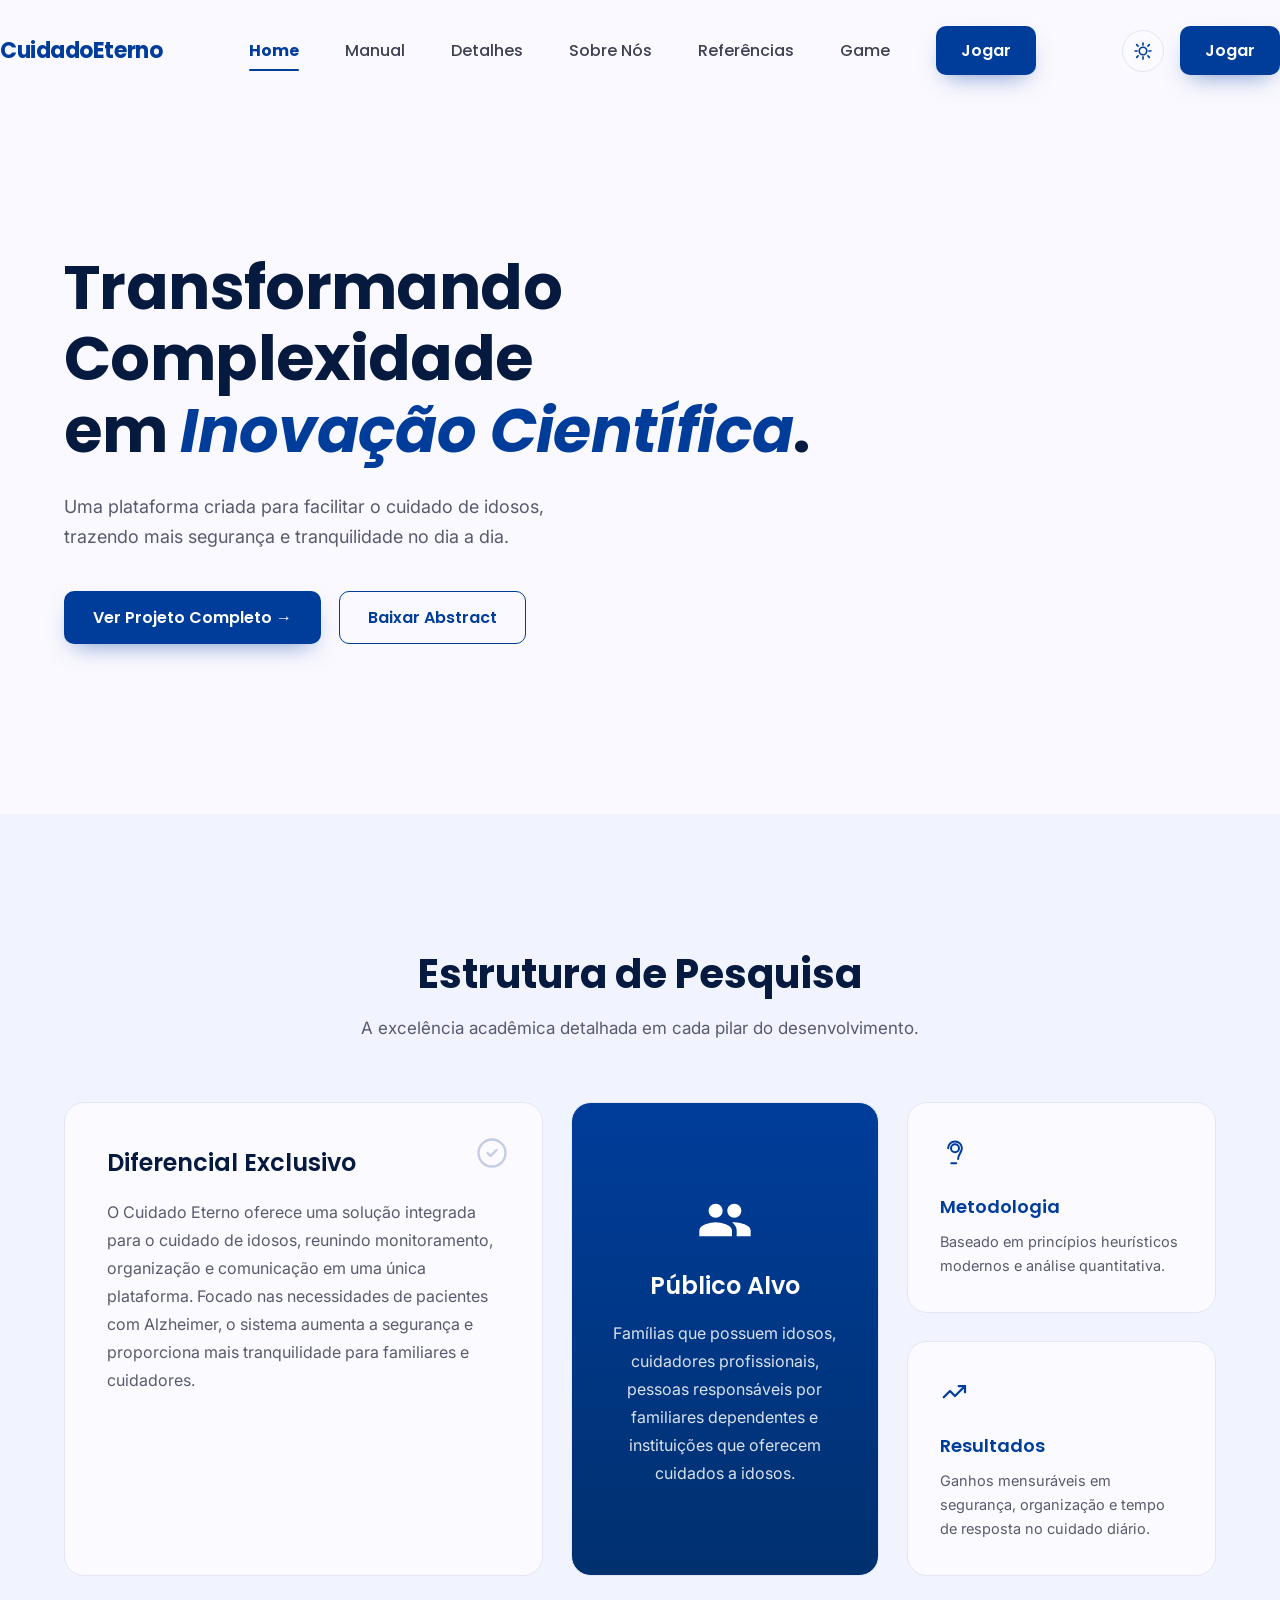
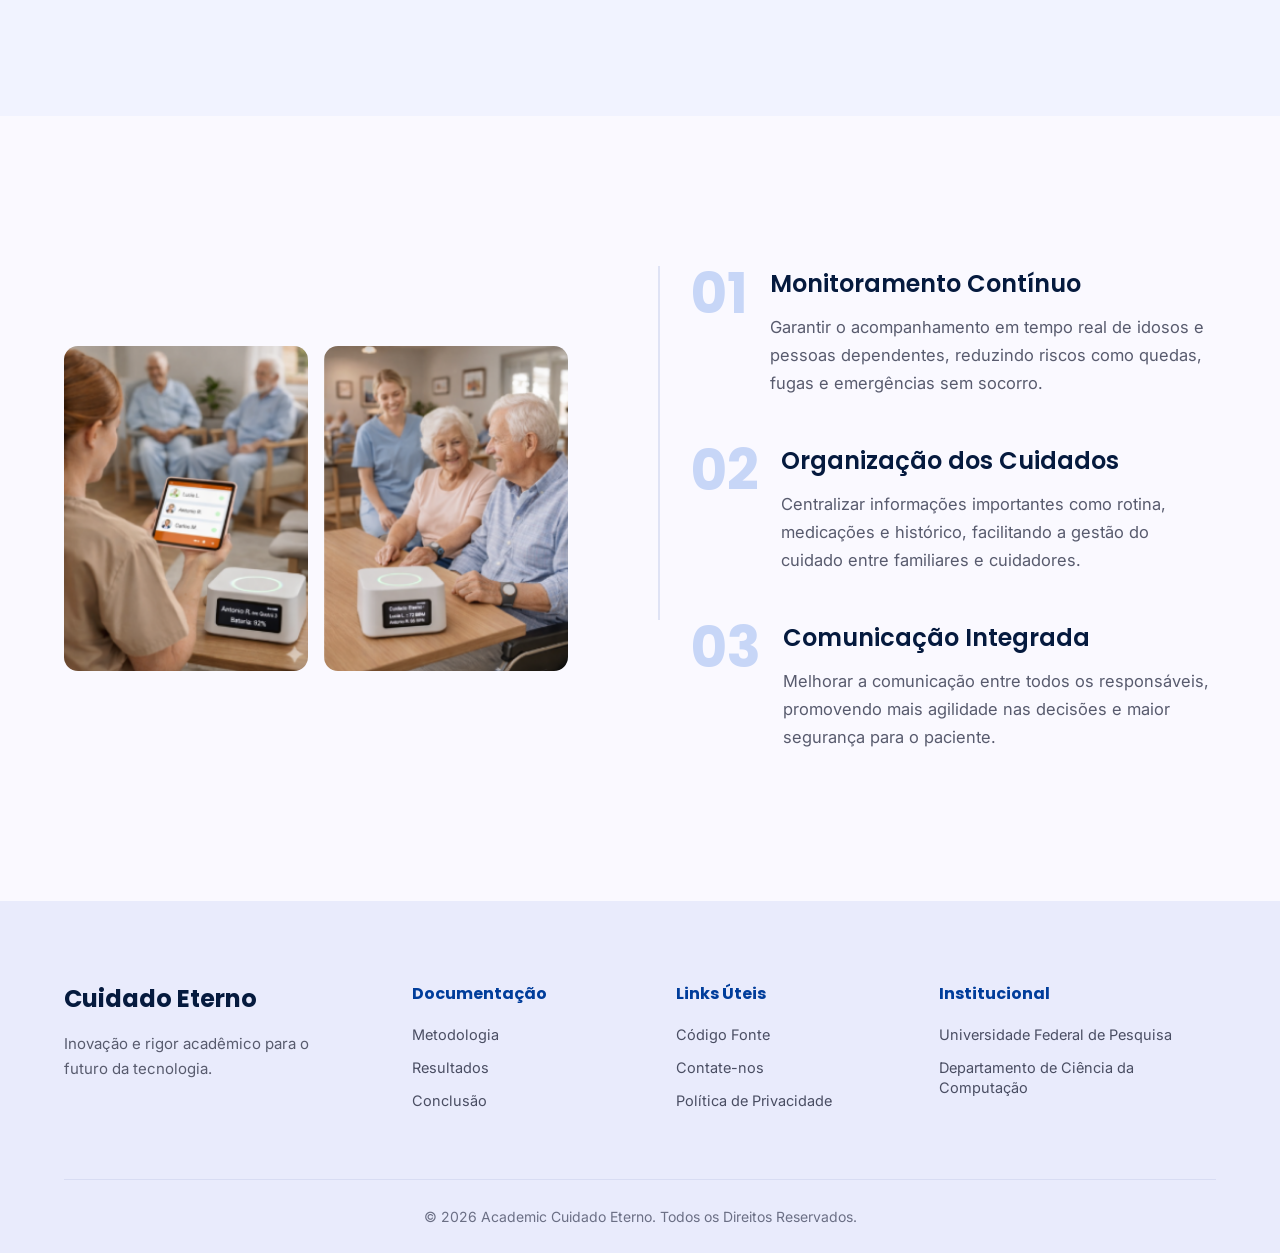
<file: index.html>
<!DOCTYPE html>
<html lang="pt-BR">
<head>
<meta charset="UTF-8">
<meta name="viewport" content="width=device-width, initial-scale=1.0">
<title>CuidadoEterno — Transformando Complexidade em Inovação Científica</title>
<link rel="preconnect" href="https://fonts.googleapis.com">
<link rel="preconnect" href="https://fonts.gstatic.com" crossorigin>
<link href="https://fonts.googleapis.com/css2?family=Poppins:ital,wght@0,400;0,500;0,600;0,700;1,600;1,700&family=Inter:wght@400;500;600&display=swap" rel="stylesheet">
<link rel="stylesheet" href="style.css">
<script>
  (function () {
    const saved = localStorage.getItem('theme');
    if (saved === 'dark') document.documentElement.classList.add('dark-mode');
  })();
</script>
</head>
<body>

<header>
  <div class="wrap nav">
    <a href="./index.html" class="brand">CuidadoEterno</a>
    <nav class="nav-links" id="navLinks">
      <a href="./index.html" class="nav-link active">Home</a>
      <a href="./pags/instrucoes.html" class="nav-link">Manual</a>
      <a href="./pags/detalhes.html" class="nav-link">Detalhes</a>
      <a href="./pags/quemsomos.html" class="nav-link">Sobre Nós</a>
      <a href="./pags/referencias.html" class="nav-link">Referências</a>
      <a href="./pags/jogo.html" class="nav-link">Game</a>
      <a href="#jogar" class="btn btn-primary btn-nav nav-link-cta">Jogar</a>
    </nav>
    <div class="nav-actions">
      <button type="button" class="theme-toggle" id="themeToggle" aria-label="Alternar modo escuro" title="Alternar modo escuro">
        <svg class="icon-sun" viewBox="0 0 24 24" fill="none" stroke="currentColor" stroke-width="2" stroke-linecap="round" stroke-linejoin="round">
          <circle cx="12" cy="12" r="4.5"/>
          <path d="M12 2.5v2.4M12 19.1v2.4M4.4 4.4l1.7 1.7M17.9 17.9l1.7 1.7M2.5 12h2.4M19.1 12h2.4M4.4 19.6l1.7-1.7M17.9 6.1l1.7-1.7"/>
        </svg>
        <svg class="icon-moon" viewBox="0 0 24 24" fill="none" stroke="currentColor" stroke-width="2" stroke-linecap="round" stroke-linejoin="round">
          <path d="M20 14.5A8.5 8.5 0 1 1 9.5 4a6.8 6.8 0 0 0 10.5 10.5Z"/>
        </svg>
      </button>
      <a href="#jogar" class="btn btn-primary btn-nav btn-nav-desktop">Jogar</a>
      <button type="button" class="hamburger" id="hamburger" aria-label="Abrir menu" aria-expanded="false" aria-controls="navLinks">
        <span></span>
        <span></span>
        <span></span>
      </button>
    </div>
  </div>
  <div class="nav-overlay" id="navOverlay"></div>
</header>

<main>

  <section class="hero">
    <div class="wrap">
      <h1>Transformando Complexidade<br>em <em>Inovação Científica</em>.</h1>
      <p>Uma plataforma criada para facilitar o cuidado de idosos, trazendo mais segurança e tranquilidade no dia a dia.</p>
      <div class="hero-actions">
        <a href="./pags/detalhes.html" class="btn btn-primary">Ver Projeto Completo →</a>
        <a href="#abstract" class="btn btn-outline">Baixar Abstract</a>
      </div>
    </div>
  </section>


  <section class="structure">
    <div class="wrap">
      <div class="structure-head">
        <h2>Estrutura de Pesquisa</h2>
        <p>A excelência acadêmica detalhada em cada pilar do desenvolvimento.</p>
      </div>

      <div class="structure-grid">
        <div class="panel">
          <svg class="panel-icon" viewBox="0 0 24 24" fill="none" stroke="currentColor" stroke-width="1.6"><circle cx="12" cy="12" r="9"/><path d="M9 12l2 2 4-4" stroke-linecap="round" stroke-linejoin="round"/></svg>
          <h3>Diferencial Exclusivo</h3>
          <p>O Cuidado Eterno oferece uma solução integrada para o cuidado de idosos, reunindo monitoramento, organização e comunicação em uma única plataforma. Focado nas necessidades de pacientes com Alzheimer, o sistema aumenta a segurança e proporciona mais tranquilidade para familiares e cuidadores.</p>
        </div>

        <div class="panel panel-dark">
          <svg class="icon-circle" viewBox="0 0 24 24" fill="#fff"><path d="M16 11c1.66 0 2.99-1.34 2.99-3S17.66 5 16 5s-3 1.34-3 3 1.34 3 3 3zm-8 0c1.66 0 2.99-1.34 2.99-3S9.66 5 8 5 5 6.34 5 8s1.34 3 3 3zm0 2c-2.33 0-7 1.17-7 3.5V19h14v-2.5c0-2.33-4.67-3.5-7-3.5zm8 0c-.29 0-.62.02-.97.05 1.16.84 1.97 1.97 1.97 3.45V19h6v-2.5c0-2.33-4.67-3.5-7-3.5z"/></svg>
          <h3>Público Alvo</h3>
          <p>Famílias que possuem idosos, cuidadores profissionais, pessoas responsáveis por familiares dependentes e instituições que oferecem cuidados a idosos.</p>
        </div>

        <div class="stack">
          <div class="mini-card">
            <svg class="mini-icon" viewBox="0 0 24 24" fill="none" stroke="currentColor" stroke-width="1.6"><circle cx="12" cy="9" r="3.2"/><path d="M6.5 9a5.5 5.5 0 0 1 11 0c0 3.5-3 5-3 8.5" stroke-linecap="round"/><path d="M9 21h4" stroke-linecap="round"/></svg>
            <h4>Metodologia</h4>
            <p>Baseado em princípios heurísticos modernos e análise quantitativa.</p>
          </div>
          <div class="mini-card">
            <svg class="mini-icon" viewBox="0 0 24 24" fill="none" stroke="currentColor" stroke-width="1.8"><path d="M3 17l5-5 4 4 8-8" stroke-linecap="round" stroke-linejoin="round"/><path d="M15 8h5v5" stroke-linecap="round" stroke-linejoin="round"/></svg>
            <h4>Resultados</h4>
            <p>Ganhos mensuráveis em segurança, organização e tempo de resposta no cuidado diário.</p>
          </div>
        </div>
      </div>
    </div>
  </section>

  <section class="pillars">
    <div class="wrap pillars-grid">
      <div class="photo-pair">
        <div class="photo">
          <img src="imgs/imgsHome/img2.png" alt="Cuidadora acompanhando idosos com tablet de monitoramento">
        </div>
        <div class="photo">
          <img src="imgs/imgsHome/img3.png" alt="Enfermeira ao lado de um casal de idosos sorrindo">
        </div>
      </div>

      <div class="timeline-list">
        <div class="timeline-item">
          <span class="timeline-num">01</span>
          <div class="timeline-content">
            <h3>Monitoramento Contínuo</h3>
            <p>Garantir o acompanhamento em tempo real de idosos e pessoas dependentes, reduzindo riscos como quedas, fugas e emergências sem socorro.</p>
          </div>
        </div>
        <div class="timeline-item">
          <span class="timeline-num">02</span>
          <div class="timeline-content">
            <h3>Organização dos Cuidados</h3>
            <p>Centralizar informações importantes como rotina, medicações e histórico, facilitando a gestão do cuidado entre familiares e cuidadores.</p>
          </div>
        </div>
        <div class="timeline-item">
          <span class="timeline-num">03</span>
          <div class="timeline-content">
            <h3>Comunicação Integrada</h3>
            <p>Melhorar a comunicação entre todos os responsáveis, promovendo mais agilidade nas decisões e maior segurança para o paciente.</p>
          </div>
        </div>
      </div>
    </div>
  </section>
</main>

<footer>
  <div class="wrap">
    <div class="footer-top">
      <div class="footer-brand">
        <h3>Cuidado Eterno</h3>
        <p>Inovação e rigor acadêmico para o futuro da tecnologia.</p>
      </div>
      <div class="footer-col">
        <h4>Documentação</h4>
        <ul>
          <li><a href="#">Metodologia</a></li>
          <li><a href="#">Resultados</a></li>
          <li><a href="#">Conclusão</a></li>
        </ul>
      </div>
      <div class="footer-col">
        <h4>Links Úteis</h4>
        <ul>
          <li><a href="#">Código Fonte</a></li>
          <li><a href="#">Contate-nos</a></li>
          <li><a href="#">Política de Privacidade</a></li>
        </ul>
      </div>
      <div class="footer-col">
        <h4>Institucional</h4>
        <ul>
          <li><a href="https://portal.unifesp.br/pesquisa">Universidade Federal de Pesquisa</a></li>
          <li><a href="https://cic.unb.br/">Departamento de Ciência da Computação</a></li>
        </ul>
      </div>
    </div>
    <div class="footer-bottom">© 2026 Academic Cuidado Eterno. Todos os Direitos Reservados.</div>
  </div>
</footer>

<script src="script.js"></script>
<script>
  (function () {
    const html = document.documentElement;
    const hamburger = document.getElementById('hamburger');
    const navLinks = document.getElementById('navLinks');
    const overlay = document.getElementById('navOverlay');

    function closeMenu() {
      html.classList.remove('nav-open');
      hamburger.setAttribute('aria-expanded', 'false');
    }

    function toggleMenu() {
      const isOpen = html.classList.toggle('nav-open');
      hamburger.setAttribute('aria-expanded', String(isOpen));
    }

    hamburger.addEventListener('click', toggleMenu);
    overlay.addEventListener('click', closeMenu);
    navLinks.querySelectorAll('a').forEach(function (link) {
      link.addEventListener('click', closeMenu);
    });
  })();
</script>
</body>
</html>
</file>
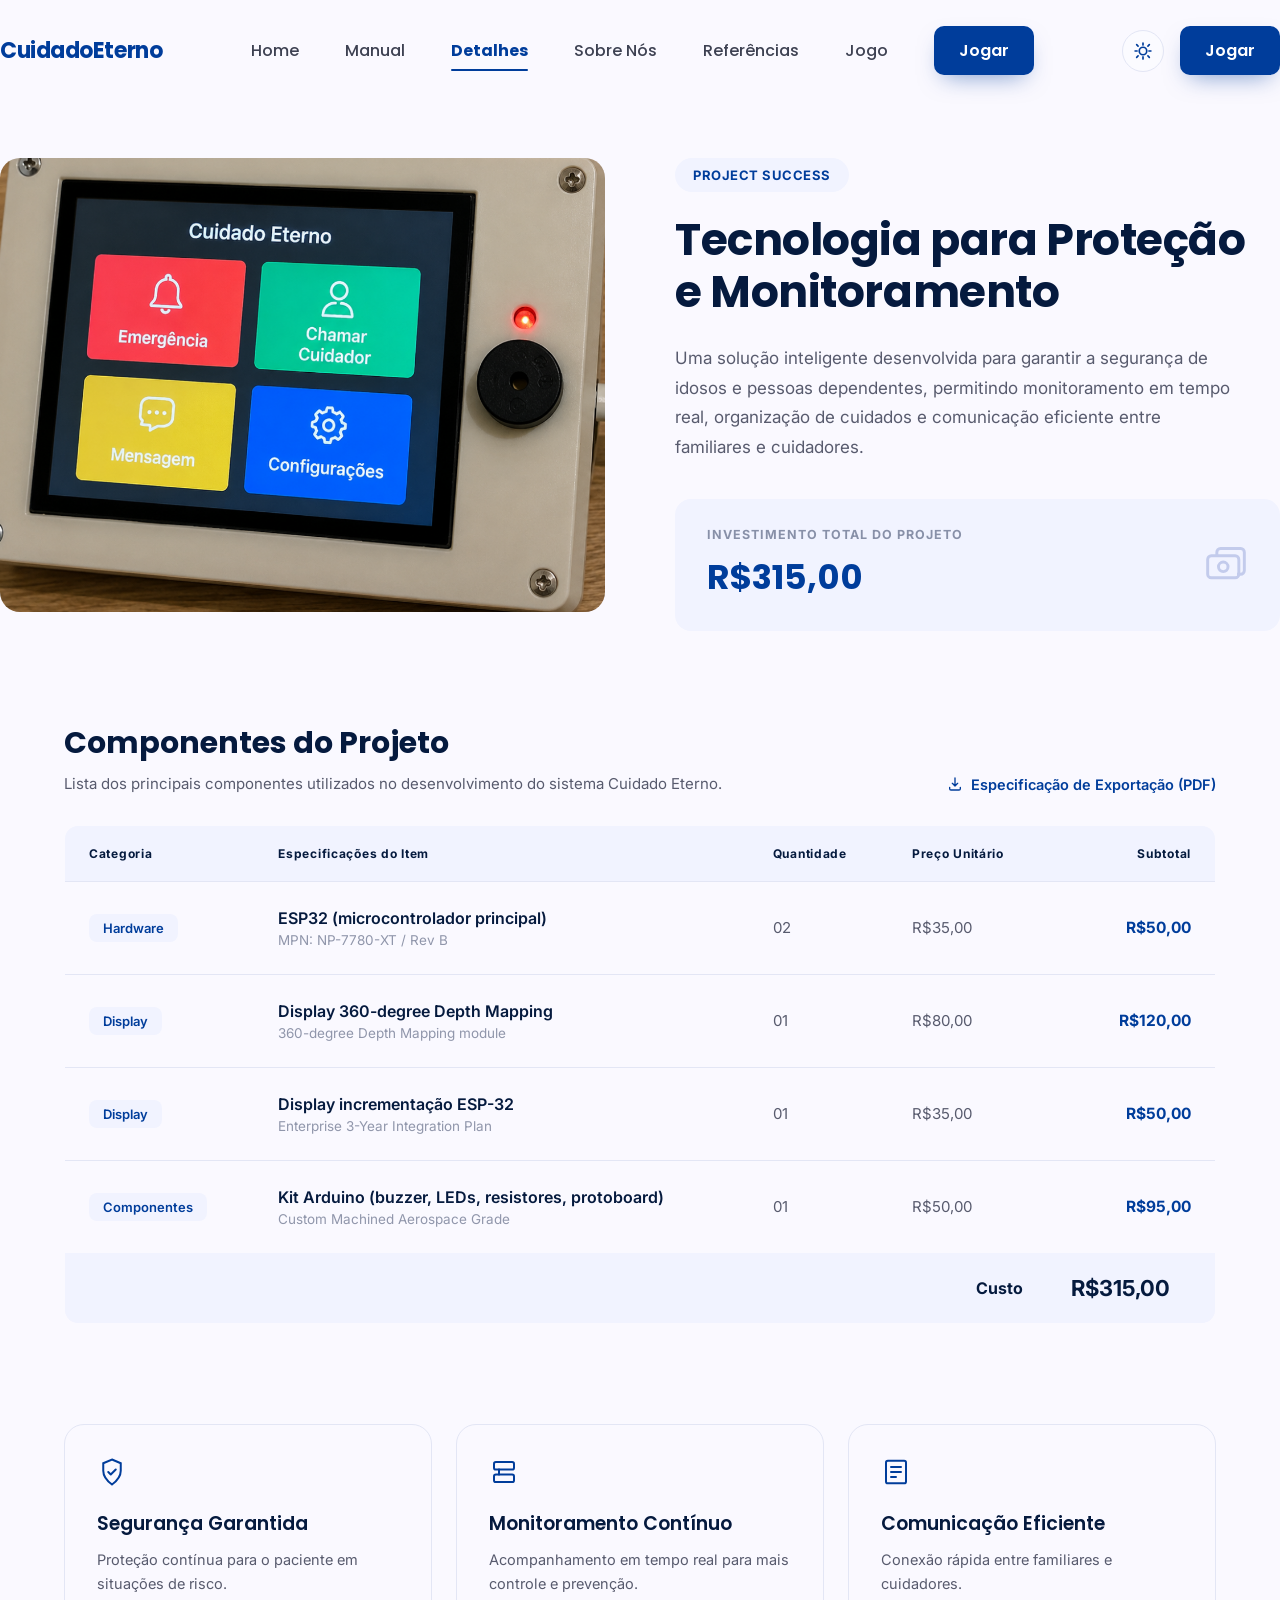
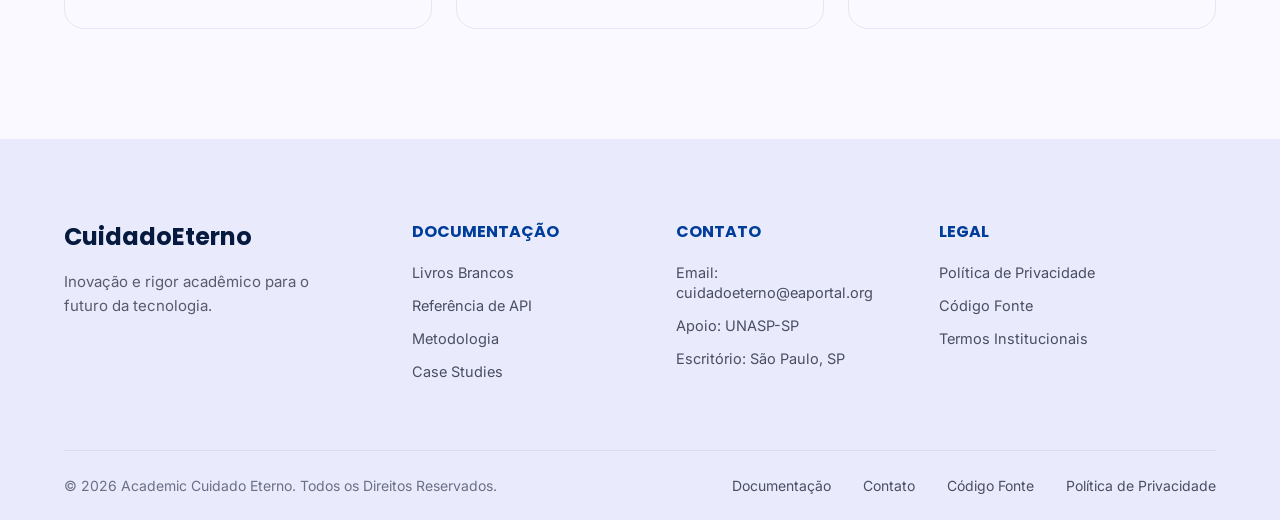
<file: pags/detalhes.html>
<!DOCTYPE html>
<html lang="pt-BR">
<head>
<meta charset="UTF-8">
<meta name="viewport" content="width=device-width, initial-scale=1.0">
<title>Detalhes — CuidadoEterno</title>
<link rel="preconnect" href="https://fonts.googleapis.com">
<link rel="preconnect" href="https://fonts.gstatic.com" crossorigin>
<link href="https://fonts.googleapis.com/css2?family=Poppins:ital,wght@0,400;0,500;0,600;0,700;1,600;1,700&family=Inter:wght@400;500;600&display=swap" rel="stylesheet">
<link rel="stylesheet" href="detalhes.css">
<script>
  (function () {
    const saved = localStorage.getItem('theme');
    if (saved === 'dark') document.documentElement.classList.add('dark-mode');
  })();
</script>
</head>
<body>

<header>
  <div class="wrap nav">
    <a href="index.html" class="brand">CuidadoEterno</a>
    <nav class="nav-links" id="navLinks">
      <a href="../index.html" class="nav-link">Home</a>
      <a href="./instrucoes.html" class="nav-link">Manual</a>
      <a href="./detalhes.html" class="nav-link active">Detalhes</a>
      <a href="./quemsomos.html" class="nav-link">Sobre Nós</a>
      <a href="./referencias.html" class="nav-link">Referências</a>
      <a href="./jogo.html" class="nav-link">Jogo</a>
      <a href="./jo" class="btn btn-primary btn-nav nav-link-cta">Jogar</a>
    </nav>
    <div class="nav-actions">
      <button type="button" class="theme-toggle" id="themeToggle" aria-label="Alternar modo escuro" title="Alternar modo escuro">
        <svg class="icon-sun" viewBox="0 0 24 24" fill="none" stroke="currentColor" stroke-width="2" stroke-linecap="round" stroke-linejoin="round">
          <circle cx="12" cy="12" r="4.5"/>
          <path d="M12 2.5v2.4M12 19.1v2.4M4.4 4.4l1.7 1.7M17.9 17.9l1.7 1.7M2.5 12h2.4M19.1 12h2.4M4.4 19.6l1.7-1.7M17.9 6.1l1.7-1.7"/>
        </svg>
        <svg class="icon-moon" viewBox="0 0 24 24" fill="none" stroke="currentColor" stroke-width="2" stroke-linecap="round" stroke-linejoin="round">
          <path d="M20 14.5A8.5 8.5 0 1 1 9.5 4a6.8 6.8 0 0 0 10.5 10.5Z"/>
        </svg>
      </button>
      <a href="#jogar" class="btn btn-primary btn-nav btn-nav-desktop">Jogar</a>
      <button type="button" class="hamburger" id="hamburger" aria-label="Abrir menu" aria-expanded="false" aria-controls="navLinks">
        <span></span>
        <span></span>
        <span></span>
      </button>
    </div>
  </div>
  <div class="nav-overlay" id="navOverlay"></div>
</header>

<main>

  <section class="wrap vitrine">
    <div class="vitrine-foto">
      <img src="../imgs/imgs/detalhes/c1180904-1683-484d-8008-ac784a7cd791.png" alt="Dispositivo Cuidado Eterno com tela sensível ao toque exibindo os botões Emergência, Chamar Cuidador, Mensagem e Configurações">
    </div>

    <div class="vitrine-texto">
      <span class="selo">PROJECT SUCCESS</span>
      <h1>Tecnologia para Proteção e Monitoramento</h1>
      <p>Uma solução inteligente desenvolvida para garantir a segurança de idosos e pessoas dependentes, permitindo monitoramento em tempo real, organização de cuidados e comunicação eficiente entre familiares e cuidadores.</p>

      <div class="cartao-valor">
        <div>
          <div class="rotulo">INVESTIMENTO TOTAL DO PROJETO</div>
          <div class="valor">R$315,00</div>
        </div>
        <svg viewBox="0 0 24 24" fill="none" stroke="currentColor" stroke-width="1.6">
          <rect x="2" y="7" width="17" height="12" rx="2"/>
          <path d="M7 7V5a2 2 0 0 1 2-2h11a2 2 0 0 1 2 2v10a2 2 0 0 1-2 2h-2"/>
          <circle cx="10.5" cy="13" r="2.6"/>
        </svg>
      </div>
    </div>
  </section>


  <section class="wrap lista-componentes">
    <div class="lista-componentes-cabecalho">
      <div>
        <h2>Componentes do Projeto</h2>
        <p>Lista dos principais componentes utilizados no desenvolvimento do sistema Cuidado Eterno.</p>
      </div>
      <a href="#" class="link-exportar">
        <svg viewBox="0 0 24 24" fill="none" stroke="currentColor" stroke-width="2"><path d="M12 3v12m0 0l-4-4m4 4l4-4" stroke-linecap="round" stroke-linejoin="round"/><path d="M4 17v2a2 2 0 0 0 2 2h12a2 2 0 0 0 2-2v-2" stroke-linecap="round" stroke-linejoin="round"/></svg>
        Especificação de Exportação (PDF)
      </a>
    </div>

    <table class="tabela-preco">
      <thead>
        <tr>
          <th>Categoria</th>
          <th>Especificações do Item</th>
          <th>Quantidade</th>
          <th>Preço Unitário</th>
          <th>Subtotal</th>
        </tr>
      </thead>
      <tbody>
        <tr>
          <td><span class="etiqueta">Hardware</span></td>
          <td>
            <div class="item-nome">ESP32 (microcontrolador principal)</div>
            <div class="item-detalhe">MPN: NP-7780-XT / Rev B</div>
          </td>
          <td>02</td>
          <td>R$35,00</td>
          <td class="subtotal">R$50,00</td>
        </tr>
        <tr>
          <td><span class="etiqueta">Display</span></td>
          <td>
            <div class="item-nome">Display 360-degree Depth Mapping</div>
            <div class="item-detalhe">360-degree Depth Mapping module</div>
          </td>
          <td>01</td>
          <td>R$80,00</td>
          <td class="subtotal">R$120,00</td>
        </tr>
        <tr>
          <td><span class="etiqueta">Display</span></td>
          <td>
            <div class="item-nome">Display incrementação ESP-32</div>
            <div class="item-detalhe">Enterprise 3-Year Integration Plan</div>
          </td>
          <td>01</td>
          <td>R$35,00</td>
          <td class="subtotal">R$50,00</td>
        </tr>
        <tr>
          <td><span class="etiqueta">Componentes</span></td>
          <td>
            <div class="item-nome">Kit Arduino (buzzer, LEDs, resistores, protoboard)</div>
            <div class="item-detalhe">Custom Machined Aerospace Grade</div>
          </td>
          <td>01</td>
          <td>R$50,00</td>
          <td class="subtotal">R$95,00</td>
        </tr>
      </tbody>
      <tfoot>
        <tr>
          <td colspan="4" style="text-align:right;">Custo</td>
          <td class="subtotal">R$315,00</td>
        </tr>
      </tfoot>
    </table>
  </section>


  <section class="wrap grade-beneficios">
    <div class="cartao-beneficio">
      <svg viewBox="0 0 24 24" fill="none" stroke="currentColor" stroke-width="1.6"><path d="M12 2l7 3v6c0 5-3.4 8.4-7 11-3.6-2.6-7-6-7-11V5l7-3z"/><path d="M9 12l2 2 4-4" stroke-linecap="round" stroke-linejoin="round"/></svg>
      <h3>Segurança Garantida</h3>
      <p>Proteção contínua para o paciente em situações de risco.</p>
    </div>
    <div class="cartao-beneficio">
      <svg viewBox="0 0 24 24" fill="none" stroke="currentColor" stroke-width="1.6"><rect x="4" y="4" width="16" height="6" rx="1.5"/><rect x="4" y="14" width="16" height="6" rx="1.5"/><path d="M8 10v4" stroke-linecap="round"/></svg>
      <h3>Monitoramento Contínuo</h3>
      <p>Acompanhamento em tempo real para mais controle e prevenção.</p>
    </div>
    <div class="cartao-beneficio">
      <svg viewBox="0 0 24 24" fill="none" stroke="currentColor" stroke-width="1.6"><rect x="4" y="3" width="16" height="18" rx="1.5"/><path d="M8 8h8M8 12h8M8 16h4" stroke-linecap="round"/></svg>
      <h3>Comunicação Eficiente</h3>
      <p>Conexão rápida entre familiares e cuidadores.</p>
    </div>
  </section>
</main>

<footer>
  <div class="wrap">
    <div class="footer-top">
      <div class="footer-brand">
        <h3>CuidadoEterno</h3>
        <p>Inovação e rigor acadêmico para o futuro da tecnologia.</p>
      </div>
      <div class="footer-col">
        <h4>DOCUMENTAÇÃO</h4>
        <ul>
          <li><a href="#">Livros Brancos</a></li>
          <li><a href="#">Referência de API</a></li>
          <li><a href="#">Metodologia</a></li>
          <li><a href="#">Case Studies</a></li>
        </ul>
      </div>
      <div class="footer-col">
        <h4>CONTATO</h4>
        <ul>
          <li><a href="#">Email: cuidadoeterno@eaportal.org</a></li>
          <li><a href="#">Apoio: UNASP-SP</a></li>
          <li><a href="#">Escritório: São Paulo, SP</a></li>
        </ul>
      </div>
      <div class="footer-col">
        <h4>LEGAL</h4>
        <ul>
          <li><a href="#">Política de Privacidade</a></li>
          <li><a href="#">Código Fonte</a></li>
          <li><a href="#">Termos Institucionais</a></li>
        </ul>
      </div>
    </div>
    <div class="rodape-base" style="padding:26px 0;">
      <span class="footer-bottom" style="padding:0;">© 2026 Academic Cuidado Eterno. Todos os Direitos Reservados.</span>
      <div class="rodape-links-extra">
        <a href="#">Documentação</a>
        <a href="#">Contato</a>
        <a href="#">Código Fonte</a>
        <a href="#">Política de Privacidade</a>
      </div>
    </div>
  </div>
</footer>

<script src="../script.js"></script>
<script>
  (function () {
    const html = document.documentElement;
    const hamburger = document.getElementById('hamburger');
    const navLinks = document.getElementById('navLinks');
    const overlay = document.getElementById('navOverlay');

    function closeMenu() {
      html.classList.remove('nav-open');
      hamburger.setAttribute('aria-expanded', 'false');
    }

    function toggleMenu() {
      const isOpen = html.classList.toggle('nav-open');
      hamburger.setAttribute('aria-expanded', String(isOpen));
    }

    hamburger.addEventListener('click', toggleMenu);
    overlay.addEventListener('click', closeMenu);
    navLinks.querySelectorAll('a').forEach(function (link) {
      link.addEventListener('click', closeMenu);
    });
  })();
</script>
</body>
</html>
</file>
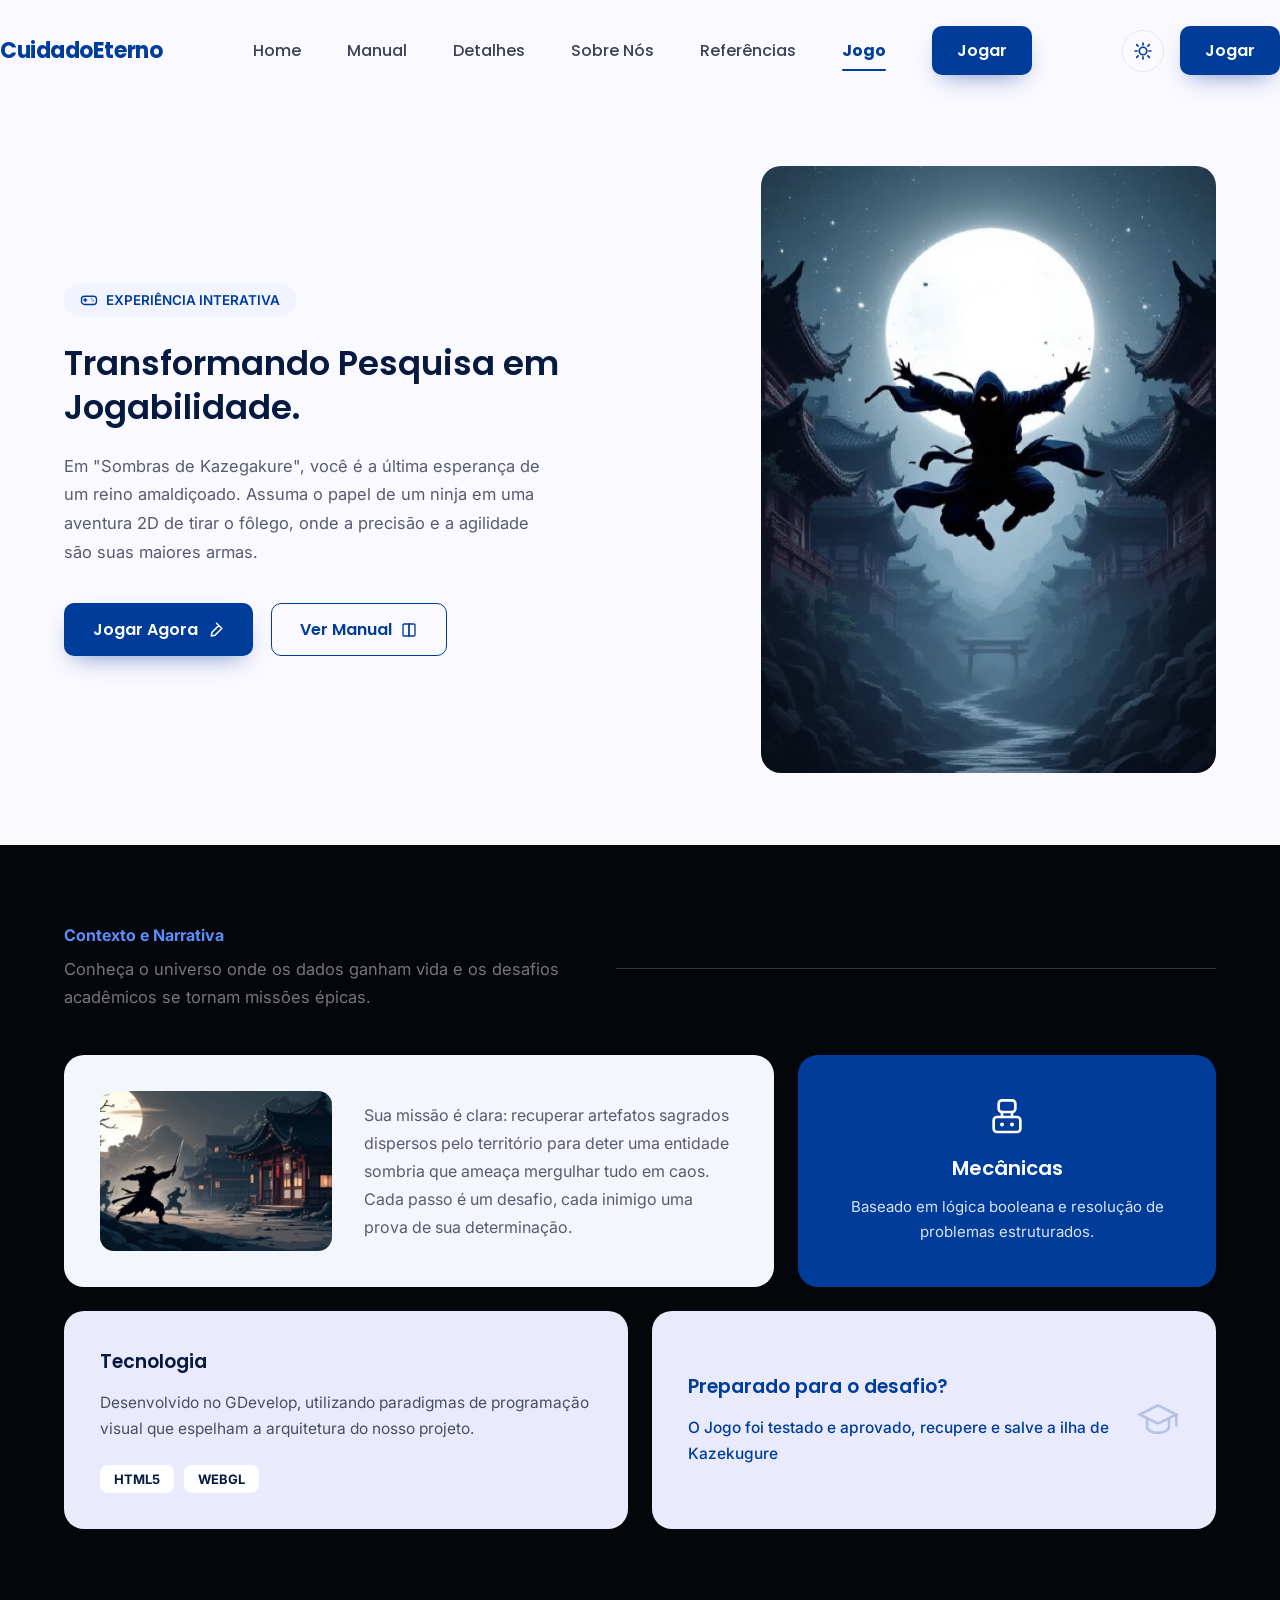
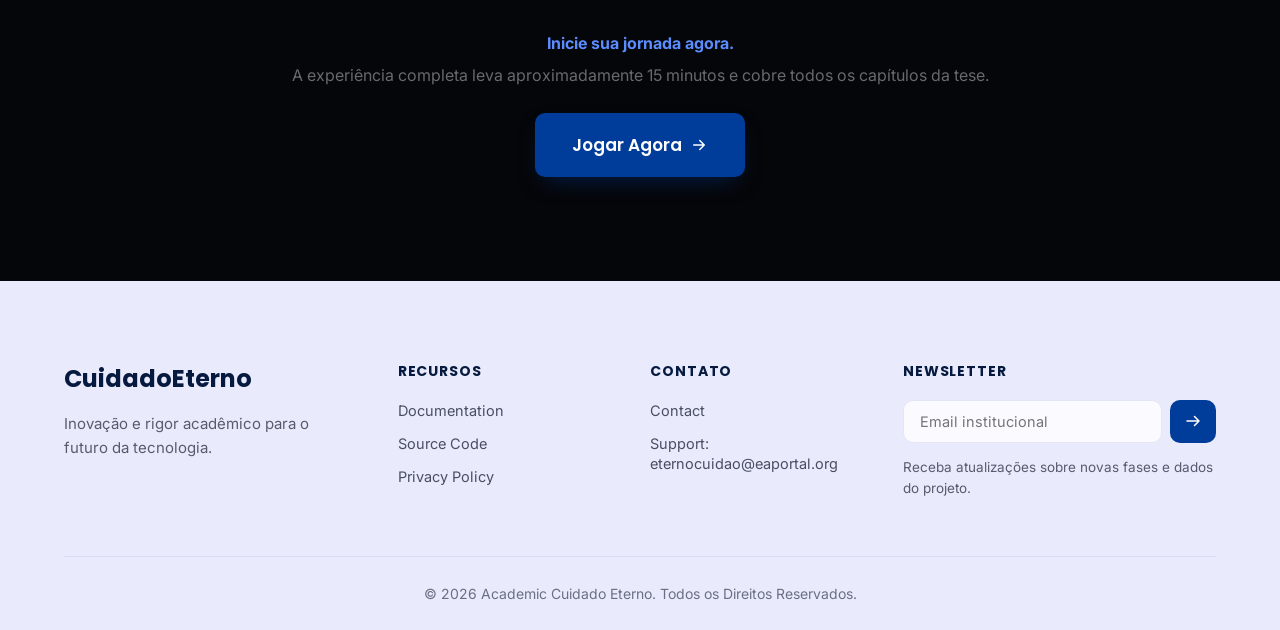
<file: pags/jogo.html>
<!DOCTYPE html>
<html lang="pt-BR">
<head>
<meta charset="UTF-8">
<meta name="viewport" content="width=device-width, initial-scale=1.0">
<title>Jogo — CuidadoEterno</title>
<link rel="preconnect" href="https://fonts.googleapis.com">
<link rel="preconnect" href="https://fonts.gstatic.com" crossorigin>
<link href="https://fonts.googleapis.com/css2?family=Poppins:ital,wght@0,400;0,500;0,600;0,700;1,600;1,700&family=Inter:wght@400;500;600&display=swap" rel="stylesheet">
<link rel="stylesheet" href="jogo.css">
<script>
  (function () {
    const saved = localStorage.getItem('theme');
    if (saved === 'dark') document.documentElement.classList.add('dark-mode');
  })();
</script>
</head>
<body>

<header>
  <div class="wrap nav">
    <a href="../index.html" class="brand">CuidadoEterno</a>
    <nav class="nav-links" id="navLinks">
      <a href="../index.html" class="nav-link">Home</a>
      <a href="./instrucoes.html" class="nav-link">Manual</a>
      <a href="./detalhes.html" class="nav-link">Detalhes</a>
      <a href="./sobre.html" class="nav-link">Sobre Nós</a>
      <a href="./referencias.html" class="nav-link">Referências</a>
      <a href="./jogo.html" class="nav-link active">Jogo</a>
      <a href="#jogar" class="btn btn-primary btn-nav nav-link-cta">Jogar</a>
    </nav>
    <div class="nav-actions">
      <button type="button" class="theme-toggle" id="themeToggle" aria-label="Alternar modo escuro" title="Alternar modo escuro">
        <svg class="icon-sun" viewBox="0 0 24 24" fill="none" stroke="currentColor" stroke-width="2" stroke-linecap="round" stroke-linejoin="round">
          <circle cx="12" cy="12" r="4.5"/>
          <path d="M12 2.5v2.4M12 19.1v2.4M4.4 4.4l1.7 1.7M17.9 17.9l1.7 1.7M2.5 12h2.4M19.1 12h2.4M4.4 19.6l1.7-1.7M17.9 6.1l1.7-1.7"/>
        </svg>
        <svg class="icon-moon" viewBox="0 0 24 24" fill="none" stroke="currentColor" stroke-width="2" stroke-linecap="round" stroke-linejoin="round">
          <path d="M20 14.5A8.5 8.5 0 1 1 9.5 4a6.8 6.8 0 0 0 10.5 10.5Z"/>
        </svg>
      </button>
      <a href="#jogar" class="btn btn-primary btn-nav btn-nav-desktop">Jogar</a>
      <button type="button" class="hamburger" id="hamburger" aria-label="Abrir menu" aria-expanded="false" aria-controls="navLinks">
        <span></span>
        <span></span>
        <span></span>
      </button>
    </div>
  </div>
  <div class="nav-overlay" id="navOverlay"></div>
</header>

<main>

  <section class="game-hero">
    <div class="wrap game-hero-grid">
      <div class="game-hero-text">
        <span class="game-badge">
          <svg viewBox="0 0 24 24" fill="none" stroke="currentColor" stroke-width="1.8"><rect x="2" y="7" width="20" height="11" rx="4"/><path d="M7 10v4M5 12h4" stroke-linecap="round"/><circle cx="15.5" cy="10.5" r="0.9" fill="currentColor" stroke="none"/><circle cx="17.5" cy="13" r="0.9" fill="currentColor" stroke="none"/></svg>
          EXPERIÊNCIA INTERATIVA
        </span>
        <h1>Transformando Pesquisa em Jogabilidade.</h1>
        <p>Em "Sombras de Kazegakure", você é a última esperança de um reino amaldiçoado. Assuma o papel de um ninja em uma aventura 2D de tirar o fôlego, onde a precisão e a agilidade são suas maiores armas.</p>
        <div class="game-hero-actions">
          <a href="#jogar" class="btn btn-primary">Jogar Agora
            <svg viewBox="0 0 24 24" fill="none" stroke="currentColor" stroke-width="2"><path d="M14 3l7 7-9 9-5 1 1-5 9-9z" stroke-linecap="round" stroke-linejoin="round"/></svg>
          </a>
          <a href="./instrucoes.html" class="btn btn-outline">Ver Manual
            <svg viewBox="0 0 24 24" fill="none" stroke="currentColor" stroke-width="1.8"><path d="M4 5.5C4 4.7 4.7 4 5.5 4H12v16H5.5c-.8 0-1.5-.7-1.5-1.5v-13z"/><path d="M20 5.5c0-.8-.7-1.5-1.5-1.5H12v16h6.5c.8 0 1.5-.7 1.5-1.5v-13z"/></svg>
          </a>
        </div>
      </div>
      <div class="game-hero-media">
        <img src="../imgs/imgs/detalhes/hero-ninja.jpg" alt="Ninja em silhueta diante da lua cheia, cenário de Sombras de Kazegakure" onerror="this.style.display='none'">
      </div>
    </div>
  </section>

  <section class="game-dark">
    <div class="wrap">

      <div class="game-dark-head">
        <div>
          <span class="eyebrow-light">Contexto e Narrativa</span>
          <p>Conheça o universo onde os dados ganham vida e os desafios acadêmicos se tornam missões épicas.</p>
        </div>
        <span class="head-line"></span>
      </div>

      <div class="game-bento">
        <div class="game-card game-card-light">
          <div class="game-card-media">
            <img src="../imgs/imgs/detalhes/narrativa.jpg" alt="Ninja enfrentando inimigos em vilarejo iluminado pela lua" onerror="this.style.display='none'">
          </div>
          <p>Sua missão é clara: recuperar artefatos sagrados dispersos pelo território para deter uma entidade sombria que ameaça mergulhar tudo em caos. Cada passo é um desafio, cada inimigo uma prova de sua determinação.</p>
        </div>
        <div class="game-card game-card-blue">
          <svg viewBox="0 0 24 24" fill="none" stroke="currentColor" stroke-width="1.6"><rect x="7" y="2" width="10" height="7" rx="2"/><path d="M9 9v3M15 9v3" stroke-linecap="round"/><rect x="4" y="12" width="16" height="9" rx="2"/><path d="M9 16.5h.01M15 16.5h.01" stroke-linecap="round" stroke-width="2.4"/></svg>
          <h3>Mecânicas</h3>
          <p>Baseado em lógica booleana e resolução de problemas estruturados.</p>
        </div>
      </div>

      <div class="game-bento game-bento-2">
        <div class="game-card game-card-alt">
          <h3>Tecnologia</h3>
          <p>Desenvolvido no GDevelop, utilizando paradigmas de programação visual que espelham a arquitetura do nosso projeto.</p>
          <div class="tag-row">
            <span class="tag-pill">HTML5</span>
            <span class="tag-pill">WEBGL</span>
          </div>
        </div>
        <div class="game-card game-card-alt game-card-cta">
          <div>
            <h3>Preparado para o desafio?</h3>
            <p class="cta-blue">O Jogo foi testado e aprovado, recupere e salve a ilha de Kazekugure</p>
          </div>
          <svg class="cap-icon" viewBox="0 0 24 24" fill="none" stroke="currentColor" stroke-width="1.4"><path d="M2 9l10-5 10 5-10 5-10-5z"/><path d="M6 11v5c0 1.4 2.7 3 6 3s6-1.6 6-3v-5" stroke-linecap="round"/><path d="M22 9v6" stroke-linecap="round"/></svg>
        </div>
      </div>

      <div class="game-final">
        <span class="eyebrow-light">Inicie sua jornada agora.</span>
        <p>A experiência completa leva aproximadamente 15 minutos e cobre todos os capítulos da tese.</p>
        <a href="#jogar" class="btn btn-primary btn-final">Jogar Agora
          <svg viewBox="0 0 24 24" fill="none" stroke="currentColor" stroke-width="2"><path d="M5 12h14M13 6l6 6-6 6" stroke-linecap="round" stroke-linejoin="round"/></svg>
        </a>
      </div>

    </div>
  </section>

</main>

<footer>
  <div class="wrap">
    <div class="footer-top">
      <div class="footer-brand">
        <h3>CuidadoEterno</h3>
        <p>Inovação e rigor acadêmico para o futuro da tecnologia.</p>
      </div>
      <div class="footer-col">
        <h4>RECURSOS</h4>
        <ul>
          <li><a href="#">Documentation</a></li>
          <li><a href="#">Source Code</a></li>
          <li><a href="#">Privacy Policy</a></li>
        </ul>
      </div>
      <div class="footer-col">
        <h4>CONTATO</h4>
        <ul>
          <li><a href="#">Contact</a></li>
          <li><a href="mailto:eternocuidao@eaportal.org">Support: eternocuidao@eaportal.org</a></li>
        </ul>
      </div>
      <div class="footer-col footer-newsletter">
        <h4>NEWSLETTER</h4>
        <form class="newsletter-form">
          <input type="email" placeholder="Email institucional" aria-label="Email institucional" required>
          <button type="submit" aria-label="Inscrever">
            <svg viewBox="0 0 24 24" fill="none" stroke="currentColor" stroke-width="2"><path d="M4 12h16M14 6l6 6-6 6" stroke-linecap="round" stroke-linejoin="round"/></svg>
          </button>
        </form>
        <p>Receba atualizações sobre novas fases e dados do projeto.</p>
      </div>
    </div>
    <div class="footer-bottom footer-bottom-center">© 2026 Academic Cuidado Eterno. Todos os Direitos Reservados.</div>
  </div>
</footer>

<script src="../script.js"></script>
<script>
  (function () {
    const html = document.documentElement;
    const hamburger = document.getElementById('hamburger');
    const navLinks = document.getElementById('navLinks');
    const overlay = document.getElementById('navOverlay');

    function closeMenu() {
      html.classList.remove('nav-open');
      hamburger.setAttribute('aria-expanded', 'false');
    }

    function toggleMenu() {
      const isOpen = html.classList.toggle('nav-open');
      hamburger.setAttribute('aria-expanded', String(isOpen));
    }

    hamburger.addEventListener('click', toggleMenu);
    overlay.addEventListener('click', closeMenu);
    navLinks.querySelectorAll('a').forEach(function (link) {
      link.addEventListener('click', closeMenu);
    });
  })();
</script>
</body>
</html>
</file>
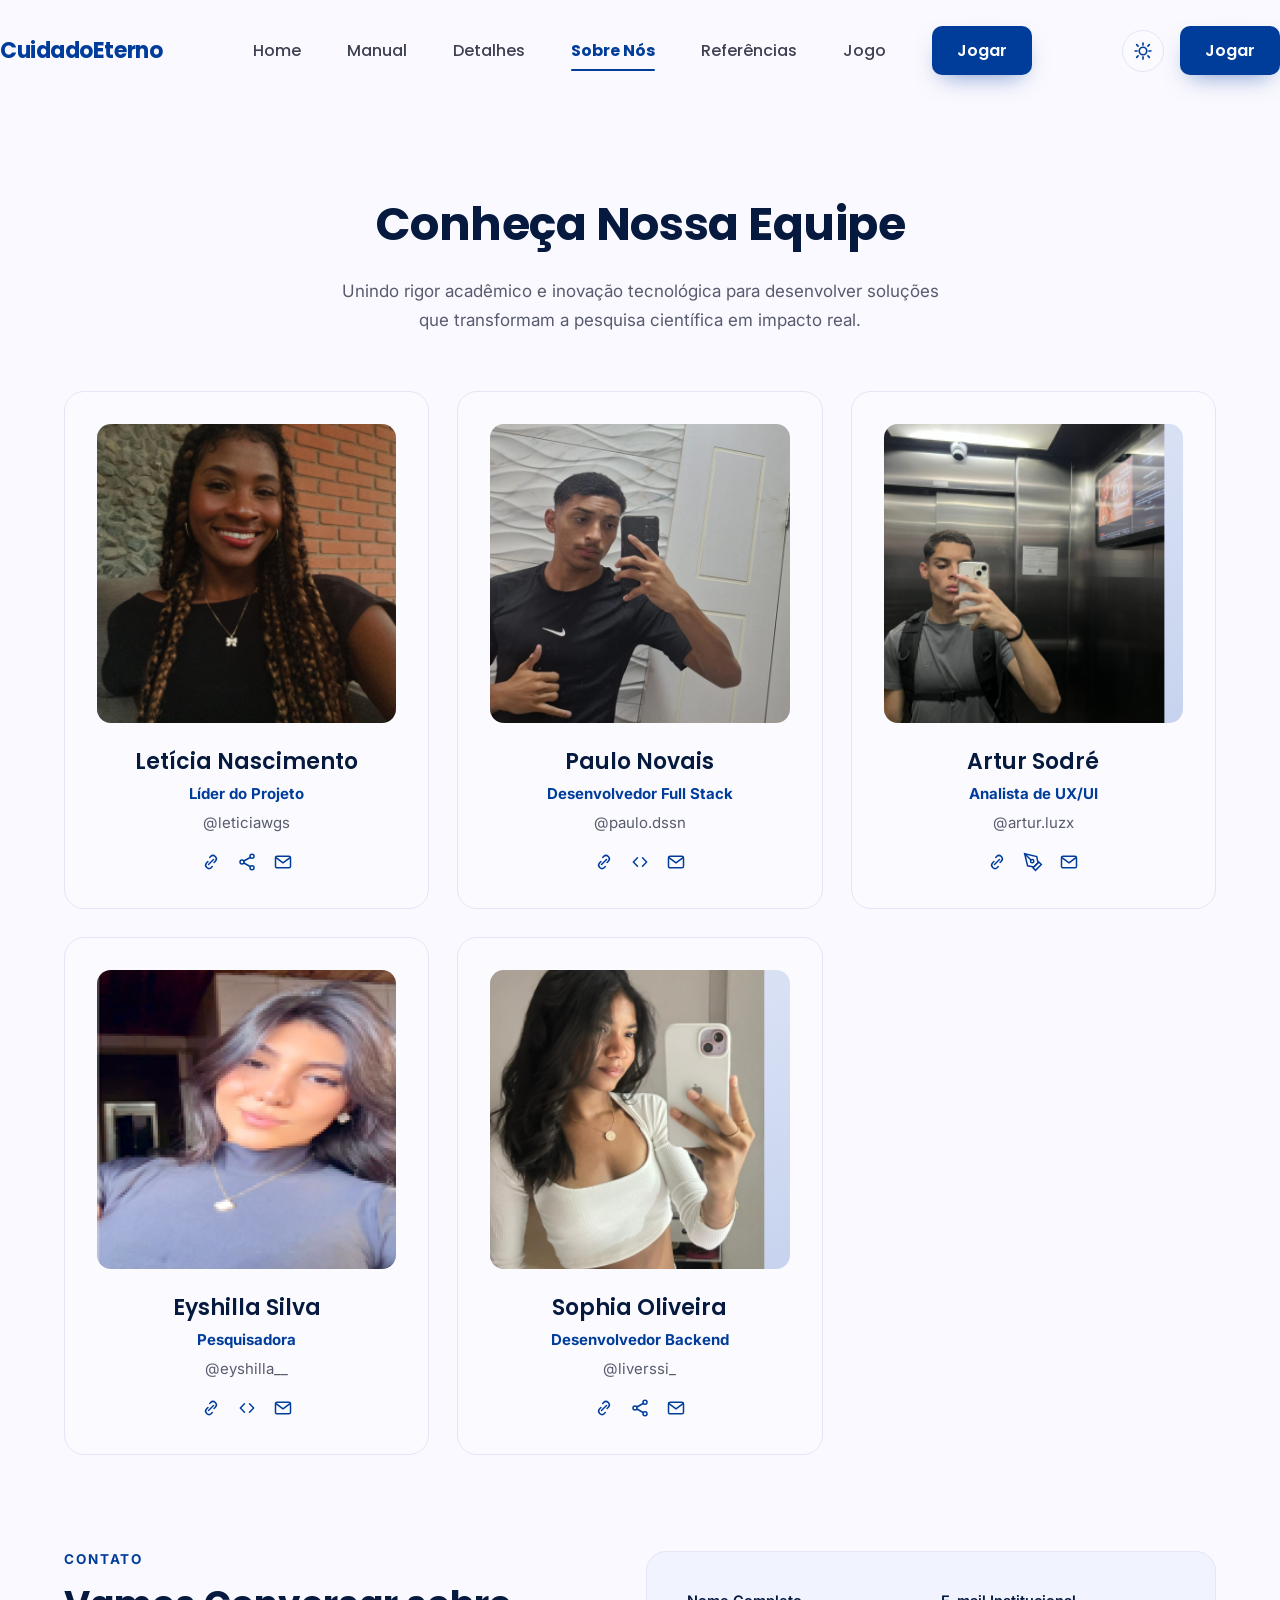
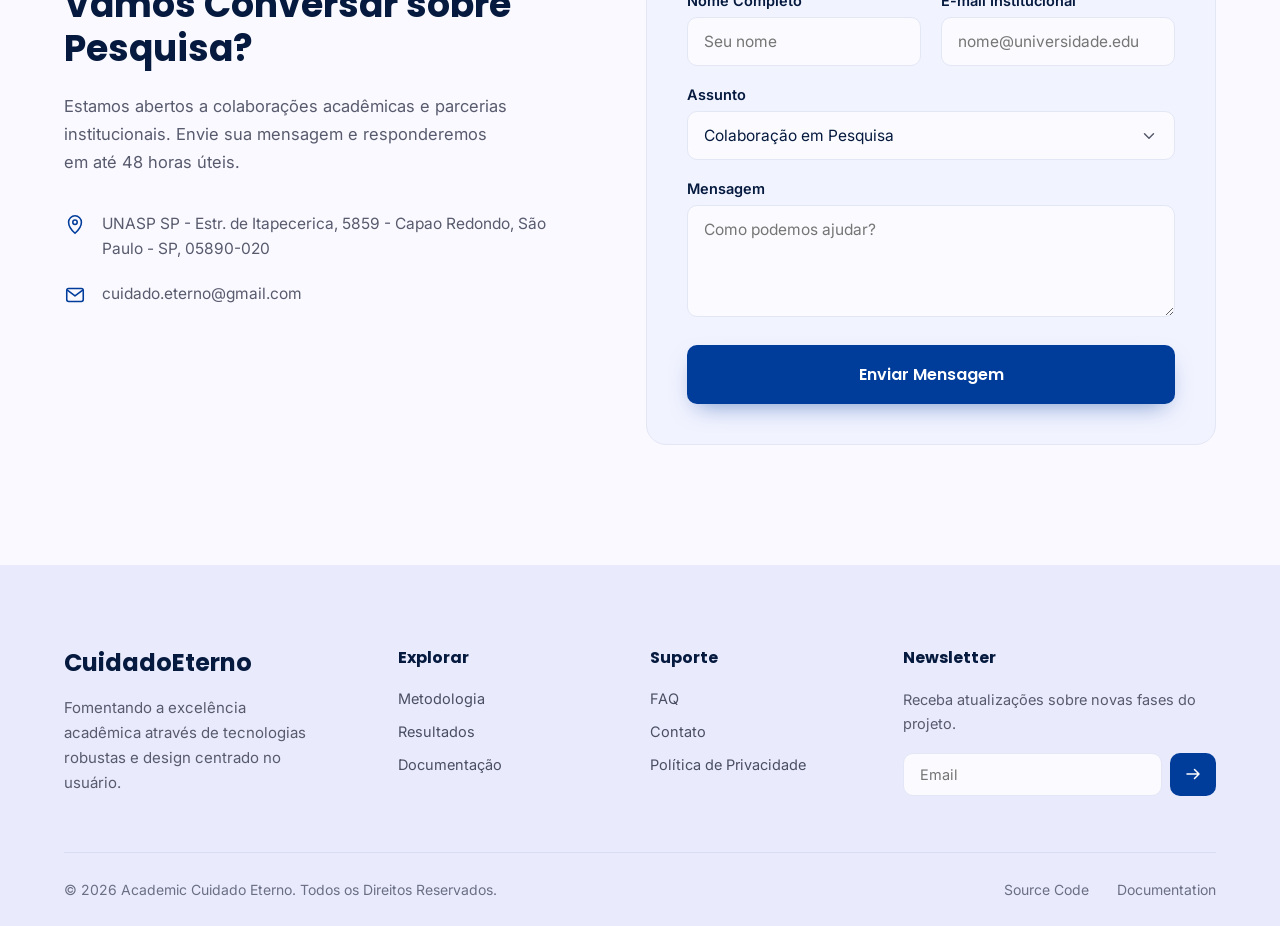
<file: pags/quemsomos.html>
<!DOCTYPE html>
<html lang="pt-BR">
<head>
<meta charset="UTF-8">
<meta name="viewport" content="width=device-width, initial-scale=1.0">
<title>Sobre Nós — CuidadoEterno</title>
<link rel="preconnect" href="https://fonts.googleapis.com">
<link rel="preconnect" href="https://fonts.gstatic.com" crossorigin>
<link href="https://fonts.googleapis.com/css2?family=Poppins:ital,wght@0,400;0,500;0,600;0,700;1,600;1,700&family=Inter:wght@400;500;600&display=swap" rel="stylesheet">
<link rel="stylesheet" href="quemsomos.css">
<script>
  (function () {
    const saved = localStorage.getItem('theme');
    if (saved === 'dark') document.documentElement.classList.add('dark-mode');
  })();
</script>
</head>
<body>

<header>
  <div class="wrap nav">
    <a href="../index.html" class="brand">CuidadoEterno</a>
    <nav class="nav-links" id="navLinks">
      <a href="../index.html" class="nav-link">Home</a>
      <a href="./instrucoes.html" class="nav-link">Manual</a>
      <a href="./detalhes.html" class="nav-link">Detalhes</a>
      <a href="./quemsomos.html" class="nav-link active">Sobre Nós</a>
      <a href="./referencias.html" class="nav-link">Referências</a>
      <a href="./jogo.html" class="nav-link">Jogo</a>
      <a href="." class="btn btn-primary btn-nav nav-link-cta">Jogar</a>
    </nav>
    <div class="nav-actions">
      <button type="button" class="theme-toggle" id="themeToggle" aria-label="Alternar modo escuro" title="Alternar modo escuro">
        <svg class="icon-sun" viewBox="0 0 24 24" fill="none" stroke="currentColor" stroke-width="2" stroke-linecap="round" stroke-linejoin="round">
          <circle cx="12" cy="12" r="4.5"/>
          <path d="M12 2.5v2.4M12 19.1v2.4M4.4 4.4l1.7 1.7M17.9 17.9l1.7 1.7M2.5 12h2.4M19.1 12h2.4M4.4 19.6l1.7-1.7M17.9 6.1l1.7-1.7"/>
        </svg>
        <svg class="icon-moon" viewBox="0 0 24 24" fill="none" stroke="currentColor" stroke-width="2" stroke-linecap="round" stroke-linejoin="round">
          <path d="M20 14.5A8.5 8.5 0 1 1 9.5 4a6.8 6.8 0 0 0 10.5 10.5Z"/>
        </svg>
      </button>
      <a href="#jogar" class="btn btn-primary btn-nav btn-nav-desktop">Jogar</a>
      <button type="button" class="hamburger" id="hamburger" aria-label="Abrir menu" aria-expanded="false" aria-controls="navLinks">
        <span></span>
        <span></span>
        <span></span>
      </button>
    </div>
  </div>
  <div class="nav-overlay" id="navOverlay"></div>
</header>

<main>

  <section class="team-hero">
    <div class="wrap">
      <h1>Conheça Nossa Equipe</h1>
      <p>Unindo rigor acadêmico e inovação tecnológica para desenvolver soluções que transformam a pesquisa científica em impacto real.</p>
    </div>
  </section>

  <section class="team">
    <div class="wrap team-grid">

      <article class="team-card">
        <div class="team-photo">
          <img src="../imgs/imgs/sobrenoix/leticia.jpg" alt="Letícia Nascimento">
        </div>
        <h3>Letícia Nascimento</h3>
        <span class="team-role">Líder do Projeto</span>
        <span class="team-handle">@leticiawgs</span>
        <div class="team-icons">
          <a href="#" aria-label="Link"><svg viewBox="0 0 24 24" fill="none" stroke="currentColor" stroke-width="1.8"><path d="M9 15l6-6" stroke-linecap="round"/><path d="M10.5 6.5l1-1a4 4 0 0 1 5.66 5.66l-1.5 1.5M13.5 17.5l-1 1a4 4 0 0 1-5.66-5.66l1.5-1.5" stroke-linecap="round"/></svg></a>
          <a href="#" aria-label="Compartilhar"><svg viewBox="0 0 24 24" fill="none" stroke="currentColor" stroke-width="1.8"><circle cx="18" cy="5" r="2.4"/><circle cx="6" cy="12" r="2.4"/><circle cx="18" cy="19" r="2.4"/><path d="M8.2 10.8l7.6-4.2M8.2 13.2l7.6 4.2" stroke-linecap="round"/></svg></a>
          <a href="mailto:leticia@cuidadoeterno.com" aria-label="E-mail"><svg viewBox="0 0 24 24" fill="none" stroke="currentColor" stroke-width="1.8"><rect x="3" y="5" width="18" height="14" rx="2"/><path d="M4 7l8 6 8-6" stroke-linecap="round" stroke-linejoin="round"/></svg></a>
        </div>
      </article>

      <article class="team-card">
        <div class="team-photo">
          <img src="../imgs/imgs/sobrenoix/paulo.jpg" alt="Paulo Novais">
        </div>
        <h3>Paulo Novais</h3>
        <span class="team-role">Desenvolvedor Full Stack</span>
        <span class="team-handle">@paulo.dssn</span>
        <div class="team-icons">
          <a href="#" aria-label="Link"><svg viewBox="0 0 24 24" fill="none" stroke="currentColor" stroke-width="1.8"><path d="M9 15l6-6" stroke-linecap="round"/><path d="M10.5 6.5l1-1a4 4 0 0 1 5.66 5.66l-1.5 1.5M13.5 17.5l-1 1a4 4 0 0 1-5.66-5.66l1.5-1.5" stroke-linecap="round"/></svg></a>
          <a href="#" aria-label="Código"><svg viewBox="0 0 24 24" fill="none" stroke="currentColor" stroke-width="1.8"><path d="M9 7L4 12l5 5M15 7l5 5-5 5" stroke-linecap="round" stroke-linejoin="round"/></svg></a>
          <a href="mailto:paulo@cuidadoeterno.com" aria-label="E-mail"><svg viewBox="0 0 24 24" fill="none" stroke="currentColor" stroke-width="1.8"><rect x="3" y="5" width="18" height="14" rx="2"/><path d="M4 7l8 6 8-6" stroke-linecap="round" stroke-linejoin="round"/></svg></a>
        </div>
      </article>

      <article class="team-card">
        <div class="team-photo">
          <img src="../imgs/imgs/sobrenoix/artur.jpg" alt="Artur Sodré">
        </div>
        <h3>Artur Sodré</h3>
        <span class="team-role">Analista de UX/UI</span>
        <span class="team-handle">@artur.luzx</span>
        <div class="team-icons">
          <a href="#" aria-label="Link"><svg viewBox="0 0 24 24" fill="none" stroke="currentColor" stroke-width="1.8"><path d="M9 15l6-6" stroke-linecap="round"/><path d="M10.5 6.5l1-1a4 4 0 0 1 5.66 5.66l-1.5 1.5M13.5 17.5l-1 1a4 4 0 0 1-5.66-5.66l1.5-1.5" stroke-linecap="round"/></svg></a>
          <a href="#" aria-label="Design"><svg viewBox="0 0 24 24" fill="none" stroke="currentColor" stroke-width="1.8"><path d="M12 19l7-7 3 3-7 7-3-3z"/><path d="M18 13l-1.5-7.5L2 2l3.5 14.5L13 18l5-5z"/><path d="M2 2l7.586 7.586" stroke-linecap="round"/><circle cx="11" cy="11" r="2"/></svg></a>
          <a href="mailto:artur@cuidadoeterno.com" aria-label="E-mail"><svg viewBox="0 0 24 24" fill="none" stroke="currentColor" stroke-width="1.8"><rect x="3" y="5" width="18" height="14" rx="2"/><path d="M4 7l8 6 8-6" stroke-linecap="round" stroke-linejoin="round"/></svg></a>
        </div>
      </article>

      <article class="team-card">
        <div class="team-photo">
          <img src="../imgs/imgs/sobrenoix/eyshilla.jpg" alt="Eyshilla Silva">
        </div>
        <h3>Eyshilla Silva</h3>
        <span class="team-role">Pesquisadora</span>
        <span class="team-handle">@eyshilla__</span>
        <div class="team-icons">
          <a href="#" aria-label="Link"><svg viewBox="0 0 24 24" fill="none" stroke="currentColor" stroke-width="1.8"><path d="M9 15l6-6" stroke-linecap="round"/><path d="M10.5 6.5l1-1a4 4 0 0 1 5.66 5.66l-1.5 1.5M13.5 17.5l-1 1a4 4 0 0 1-5.66-5.66l1.5-1.5" stroke-linecap="round"/></svg></a>
          <a href="#" aria-label="Código"><svg viewBox="0 0 24 24" fill="none" stroke="currentColor" stroke-width="1.8"><path d="M9 7L4 12l5 5M15 7l5 5-5 5" stroke-linecap="round" stroke-linejoin="round"/></svg></a>
          <a href="mailto:eyshilla@cuidadoeterno.com" aria-label="E-mail"><svg viewBox="0 0 24 24" fill="none" stroke="currentColor" stroke-width="1.8"><rect x="3" y="5" width="18" height="14" rx="2"/><path d="M4 7l8 6 8-6" stroke-linecap="round" stroke-linejoin="round"/></svg></a>
        </div>
      </article>

      <article class="team-card">
        <div class="team-photo">
          <img src="../imgs/imgs/sobrenoix/sophia.jpg" alt="Sophia Oliveira">
        </div>
        <h3>Sophia Oliveira</h3>
        <span class="team-role">Desenvolvedor Backend</span>
        <span class="team-handle">@liverssi_</span>
        <div class="team-icons">
          <a href="#" aria-label="Link"><svg viewBox="0 0 24 24" fill="none" stroke="currentColor" stroke-width="1.8"><path d="M9 15l6-6" stroke-linecap="round"/><path d="M10.5 6.5l1-1a4 4 0 0 1 5.66 5.66l-1.5 1.5M13.5 17.5l-1 1a4 4 0 0 1-5.66-5.66l1.5-1.5" stroke-linecap="round"/></svg></a>
          <a href="#" aria-label="Compartilhar"><svg viewBox="0 0 24 24" fill="none" stroke="currentColor" stroke-width="1.8"><circle cx="18" cy="5" r="2.4"/><circle cx="6" cy="12" r="2.4"/><circle cx="18" cy="19" r="2.4"/><path d="M8.2 10.8l7.6-4.2M8.2 13.2l7.6 4.2" stroke-linecap="round"/></svg></a>
          <a href="mailto:sophia@cuidadoeterno.com" aria-label="E-mail"><svg viewBox="0 0 24 24" fill="none" stroke="currentColor" stroke-width="1.8"><rect x="3" y="5" width="18" height="14" rx="2"/><path d="M4 7l8 6 8-6" stroke-linecap="round" stroke-linejoin="round"/></svg></a>
        </div>
      </article>

    </div>
  </section>

  <section class="contact" id="contato">
    <div class="wrap contact-grid">

      <div class="contact-info">
        <span class="eyebrow">CONTATO</span>
        <h2>Vamos Conversar sobre Pesquisa?</h2>
        <p>Estamos abertos a colaborações acadêmicas e parcerias institucionais. Envie sua mensagem e responderemos em até 48 horas úteis.</p>

        <div class="contact-item">
          <svg viewBox="0 0 24 24" fill="none" stroke="currentColor" stroke-width="1.7"><path d="M12 21s7-6.1 7-12a7 7 0 0 0-14 0c0 5.9 7 12 7 12z"/><circle cx="12" cy="9" r="2.4"/></svg>
          <span>UNASP SP - Estr. de Itapecerica, 5859 - Capao Redondo, São Paulo - SP, 05890-020</span>
        </div>
        <div class="contact-item">
          <svg viewBox="0 0 24 24" fill="none" stroke="currentColor" stroke-width="1.7"><rect x="3" y="5" width="18" height="14" rx="2"/><path d="M4 7l8 6 8-6" stroke-linecap="round" stroke-linejoin="round"/></svg>
          <span>cuidado.eterno@gmail.com</span>
        </div>
      </div>

      <form class="contact-form-card" id="contactForm">
        <div class="form-row">
          <div class="form-group">
            <label for="nome">Nome Completo</label>
            <input type="text" id="nome" name="nome" placeholder="Seu nome" required>
          </div>
          <div class="form-group">
            <label for="email">E-mail Institucional</label>
            <input type="email" id="email" name="email" placeholder="nome@universidade.edu" required>
          </div>
        </div>
        <div class="form-group">
          <label for="assunto">Assunto</label>
          <select id="assunto" name="assunto">
            <option>Colaboração em Pesquisa</option>
            <option>Dúvida sobre o Projeto</option>
            <option>Parceria Institucional</option>
            <option>Outro</option>
          </select>
        </div>
        <div class="form-group">
          <label for="mensagem">Mensagem</label>
          <textarea id="mensagem" name="mensagem" rows="4" placeholder="Como podemos ajudar?" required></textarea>
        </div>
        <button type="submit" class="btn btn-primary btn-submit">Enviar Mensagem</button>
      </form>

    </div>
  </section>

</main>

<footer>
  <div class="wrap">
    <div class="footer-top">
      <div class="footer-brand">
        <h3>CuidadoEterno</h3>
        <p>Fomentando a excelência acadêmica através de tecnologias robustas e design centrado no usuário.</p>
      </div>
      <div class="footer-col">
        <h4>Explorar</h4>
        <ul>
          <li><a href="#">Metodologia</a></li>
          <li><a href="#">Resultados</a></li>
          <li><a href="#">Documentação</a></li>
        </ul>
      </div>
      <div class="footer-col">
        <h4>Suporte</h4>
        <ul>
          <li><a href="#">FAQ</a></li>
          <li><a href="#contato">Contato</a></li>
          <li><a href="#">Política de Privacidade</a></li>
        </ul>
      </div>
      <div class="footer-col footer-newsletter">
        <h4>Newsletter</h4>
        <p>Receba atualizações sobre novas fases do projeto.</p>
        <form class="newsletter-form">
          <input type="email" placeholder="Email" aria-label="Email" required>
          <button type="submit" aria-label="Inscrever">
            <svg viewBox="0 0 24 24" fill="none" stroke="currentColor" stroke-width="2"><path d="M4 12h16M14 6l6 6-6 6" stroke-linecap="round" stroke-linejoin="round"/></svg>
          </button>
        </form>
      </div>
    </div>
    <div class="rodape-base">
      <span class="footer-bottom" style="padding:0;">© 2026 Academic Cuidado Eterno. Todos os Direitos Reservados.</span>
      <div class="rodape-links-extra">
        <a href="#">Source Code</a>
        <a href="#">Documentation</a>
      </div>
    </div>
  </div>
</footer>

<script src="../script.js"></script>
<script>
  (function () {
    const html = document.documentElement;
    const hamburger = document.getElementById('hamburger');
    const navLinks = document.getElementById('navLinks');
    const overlay = document.getElementById('navOverlay');

    function closeMenu() {
      html.classList.remove('nav-open');
      hamburger.setAttribute('aria-expanded', 'false');
    }

    function toggleMenu() {
      const isOpen = html.classList.toggle('nav-open');
      hamburger.setAttribute('aria-expanded', String(isOpen));
    }

    hamburger.addEventListener('click', toggleMenu);
    overlay.addEventListener('click', closeMenu);
    navLinks.querySelectorAll('a').forEach(function (link) {
      link.addEventListener('click', closeMenu);
    });
  })();

  document.getElementById('contactForm').addEventListener('submit', function (e) {
    e.preventDefault();
    alert('Mensagem enviada! Em breve entraremos em contato.');
    this.reset();
  });
</script>
</body>
</html>
</file>
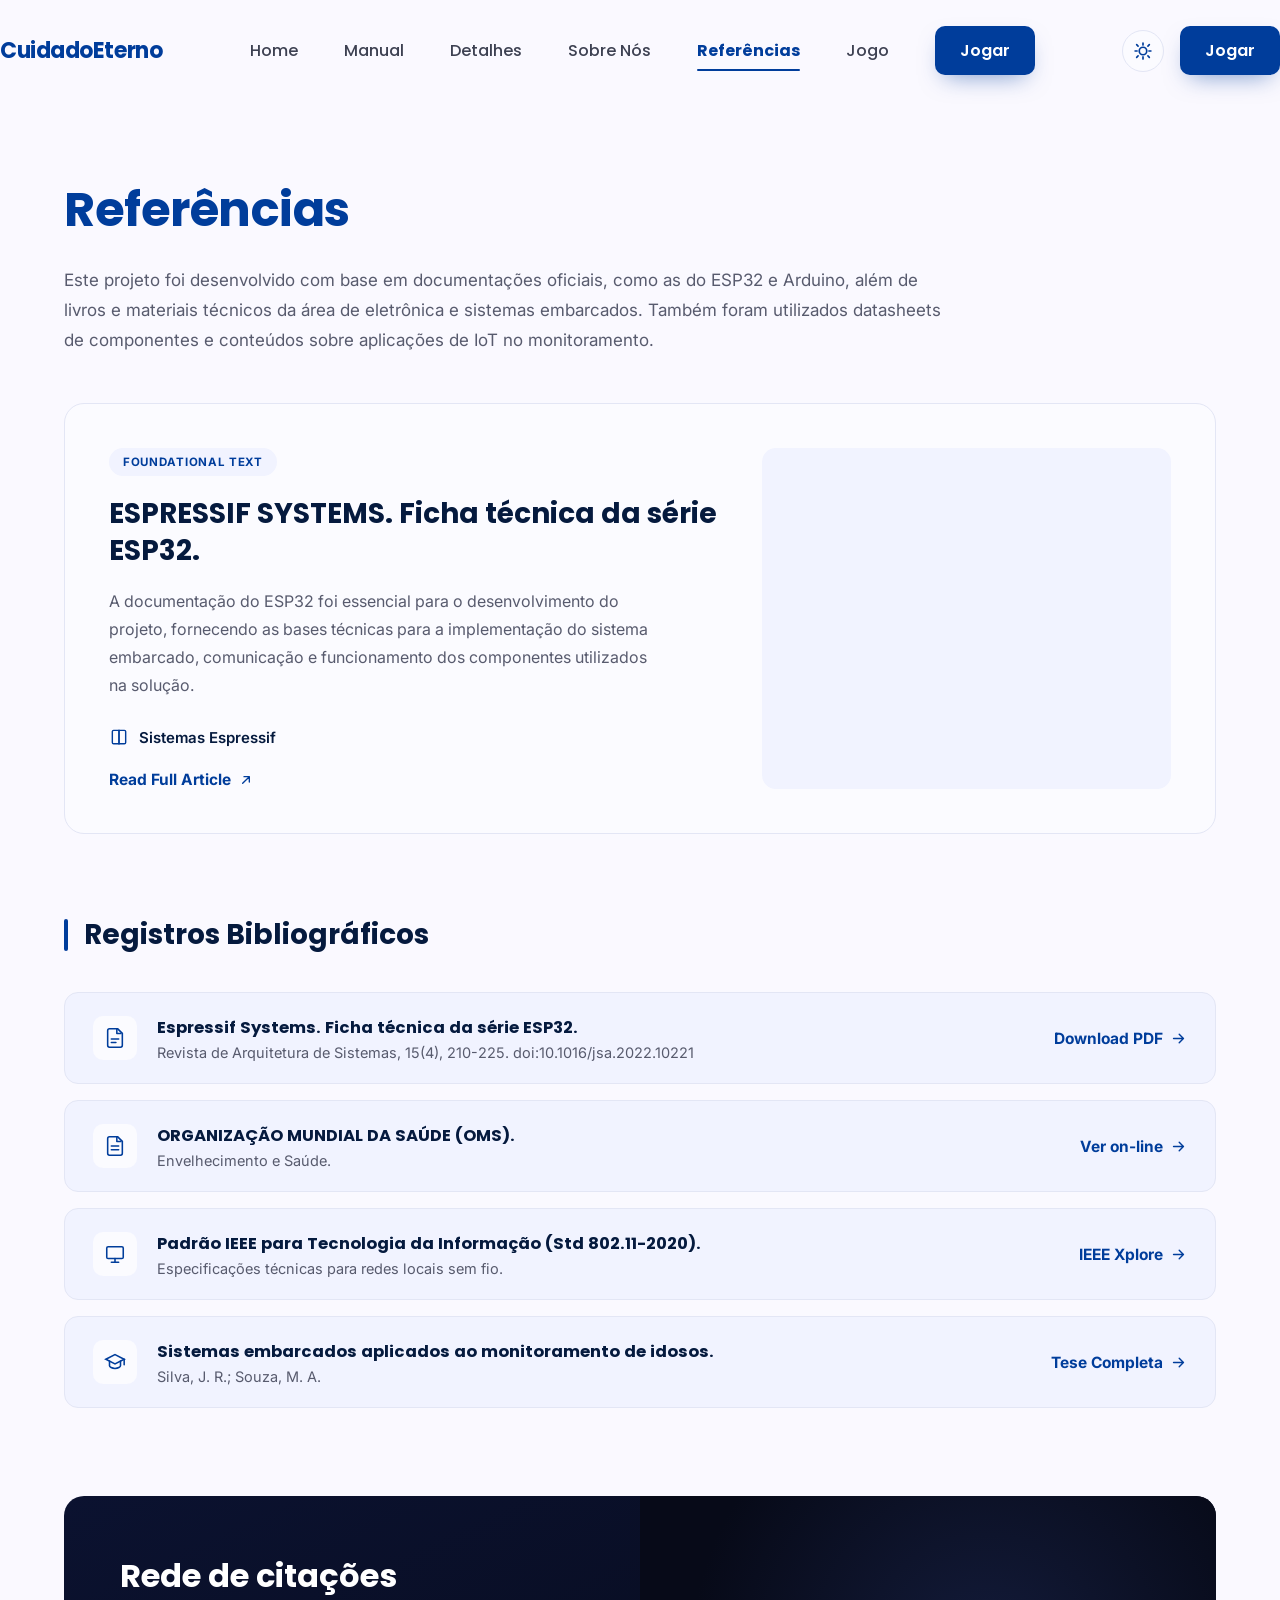
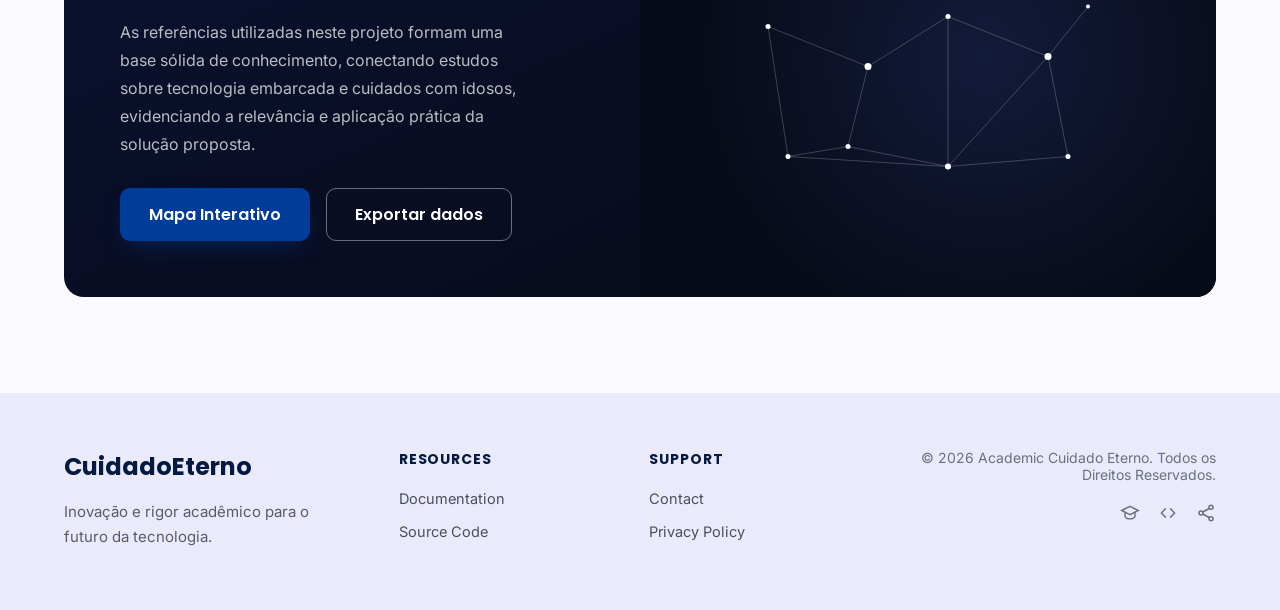
<file: pags/referencias.html>
<!DOCTYPE html>
<html lang="pt-BR">
<head>
<meta charset="UTF-8">
<meta name="viewport" content="width=device-width, initial-scale=1.0">
<title>Referências — CuidadoEterno</title>
<link rel="preconnect" href="https://fonts.googleapis.com">
<link rel="preconnect" href="https://fonts.gstatic.com" crossorigin>
<link href="https://fonts.googleapis.com/css2?family=Poppins:ital,wght@0,400;0,500;0,600;0,700;1,600;1,700&family=Inter:wght@400;500;600&display=swap" rel="stylesheet">
<link rel="stylesheet" href="./referencias.css">
<script>
  (function () {
    const saved = localStorage.getItem('theme');
    if (saved === 'dark') document.documentElement.classList.add('dark-mode');
  })();
</script>
</head>
<body>

<header>
  <div class="wrap nav">
    <a href="../index.html" class="brand">CuidadoEterno</a>
    <nav class="nav-links" id="navLinks">
      <a href="../index.html" class="nav-link">Home</a>
      <a href="./instrucoes.html" class="nav-link">Manual</a>
      <a href="./detalhes.html" class="nav-link">Detalhes</a>
      <a href="./quemsomos.html" class="nav-link">Sobre Nós</a>
      <a href="./referencias.html" class="nav-link active">Referências</a>
      <a href="./jogo.html" class="nav-link">Jogo</a>
      <a href="#jogar" class="btn btn-primary btn-nav nav-link-cta">Jogar</a>
    </nav>
    <div class="nav-actions">
      <button type="button" class="theme-toggle" id="themeToggle" aria-label="Alternar modo escuro" title="Alternar modo escuro">
        <svg class="icon-sun" viewBox="0 0 24 24" fill="none" stroke="currentColor" stroke-width="2" stroke-linecap="round" stroke-linejoin="round">
          <circle cx="12" cy="12" r="4.5"/>
          <path d="M12 2.5v2.4M12 19.1v2.4M4.4 4.4l1.7 1.7M17.9 17.9l1.7 1.7M2.5 12h2.4M19.1 12h2.4M4.4 19.6l1.7-1.7M17.9 6.1l1.7-1.7"/>
        </svg>
        <svg class="icon-moon" viewBox="0 0 24 24" fill="none" stroke="currentColor" stroke-width="2" stroke-linecap="round" stroke-linejoin="round">
          <path d="M20 14.5A8.5 8.5 0 1 1 9.5 4a6.8 6.8 0 0 0 10.5 10.5Z"/>
        </svg>
      </button>
      <a href="#jogar" class="btn btn-primary btn-nav btn-nav-desktop">Jogar</a>
      <button type="button" class="hamburger" id="hamburger" aria-label="Abrir menu" aria-expanded="false" aria-controls="navLinks">
        <span></span>
        <span></span>
        <span></span>
      </button>
    </div>
  </div>
  <div class="nav-overlay" id="navOverlay"></div>
</header>

<main>

  <section class="ref-hero">
    <div class="wrap">
      <h1>Referências</h1>
      <p>Este projeto foi desenvolvido com base em documentações oficiais, como as do ESP32 e Arduino, além de livros e materiais técnicos da área de eletrônica e sistemas embarcados. Também foram utilizados datasheets de componentes e conteúdos sobre aplicações de IoT no monitoramento.</p>
    </div>
  </section>

  <section class="wrap">
    <article class="featured-ref">
      <div class="featured-ref-text">
        <span class="featured-badge">FOUNDATIONAL TEXT</span>
        <h2>ESPRESSIF SYSTEMS. Ficha técnica da série ESP32.</h2>
        <p>A documentação do ESP32 foi essencial para o desenvolvimento do projeto, fornecendo as bases técnicas para a implementação do sistema embarcado, comunicação e funcionamento dos componentes utilizados na solução.</p>
        <div class="featured-meta">
          <svg viewBox="0 0 24 24" fill="none" stroke="currentColor" stroke-width="1.7"><path d="M4 5.5C4 4.7 4.7 4 5.5 4H12v16H5.5c-.8 0-1.5-.7-1.5-1.5v-13z"/><path d="M20 5.5c0-.8-.7-1.5-1.5-1.5H12v16h6.5c.8 0 1.5-.7 1.5-1.5v-13z"/></svg>
          <span>Sistemas Espressif</span>
        </div>
        <a href="https://www.espressif.com/en/products/socs/esp32" class="featured-link" target="_blank" rel="noopener">
          Read Full Article
          <svg viewBox="0 0 24 24" fill="none" stroke="currentColor" stroke-width="2"><path d="M7 17L17 7M9 7h8v8" stroke-linecap="round" stroke-linejoin="round"/></svg>
        </a>
      </div>
      <div class="featured-ref-media"></div>
    </article>
  </section>

  <section class="wrap biblio">
    <div class="section-title">
      <span class="bar"></span>
      <h2>Registros Bibliográficos</h2>
    </div>

    <div class="biblio-list">

      <div class="biblio-item">
        <div class="biblio-icon">
          <svg viewBox="0 0 24 24" fill="none" stroke="currentColor" stroke-width="1.7"><path d="M6 2h9l5 5v13a2 2 0 0 1-2 2H6a2 2 0 0 1-2-2V4a2 2 0 0 1 2-2z"/><path d="M14 2v5h5" stroke-linejoin="round"/><path d="M8 13h8M8 17h5" stroke-linecap="round"/></svg>
        </div>
        <div class="biblio-text">
          <h4>Espressif Systems. Ficha técnica da série ESP32.</h4>
          <p>Revista de Arquitetura de Sistemas, 15(4), 210-225. doi:10.1016/jsa.2022.10221</p>
        </div>
        <a href="#" class="biblio-link">Download PDF <svg viewBox="0 0 24 24" fill="none" stroke="currentColor" stroke-width="2"><path d="M5 12h14M13 6l6 6-6 6" stroke-linecap="round" stroke-linejoin="round"/></svg></a>
      </div>

      <div class="biblio-item">
        <div class="biblio-icon">
          <svg viewBox="0 0 24 24" fill="none" stroke="currentColor" stroke-width="1.7"><path d="M6 2h9l5 5v13a2 2 0 0 1-2 2H6a2 2 0 0 1-2-2V4a2 2 0 0 1 2-2z"/><path d="M14 2v5h5" stroke-linejoin="round"/><path d="M8 12h8M8 16h8" stroke-linecap="round"/></svg>
        </div>
        <div class="biblio-text">
          <h4>ORGANIZAÇÃO MUNDIAL DA SAÚDE (OMS).</h4>
          <p>Envelhecimento e Saúde.</p>
        </div>
        <a href="#" class="biblio-link">Ver on-line <svg viewBox="0 0 24 24" fill="none" stroke="currentColor" stroke-width="2"><path d="M5 12h14M13 6l6 6-6 6" stroke-linecap="round" stroke-linejoin="round"/></svg></a>
      </div>

      <div class="biblio-item">
        <div class="biblio-icon">
          <svg viewBox="0 0 24 24" fill="none" stroke="currentColor" stroke-width="1.7"><rect x="3" y="4" width="18" height="13" rx="1.5"/><path d="M8 21h8M12 17v4" stroke-linecap="round"/></svg>
        </div>
        <div class="biblio-text">
          <h4>Padrão IEEE para Tecnologia da Informação (Std 802.11-2020).</h4>
          <p>Especificações técnicas para redes locais sem fio.</p>
        </div>
        <a href="#" class="biblio-link">IEEE Xplore <svg viewBox="0 0 24 24" fill="none" stroke="currentColor" stroke-width="2"><path d="M5 12h14M13 6l6 6-6 6" stroke-linecap="round" stroke-linejoin="round"/></svg></a>
      </div>

      <div class="biblio-item">
        <div class="biblio-icon">
          <svg viewBox="0 0 24 24" fill="none" stroke="currentColor" stroke-width="1.7"><path d="M2 9l10-5 10 5-10 5-10-5z"/><path d="M6 11v5c0 1.4 2.7 3 6 3s6-1.6 6-3v-5" stroke-linecap="round"/><path d="M22 9v6" stroke-linecap="round"/></svg>
        </div>
        <div class="biblio-text">
          <h4>Sistemas embarcados aplicados ao monitoramento de idosos.</h4>
          <p>Silva, J. R.; Souza, M. A.</p>
        </div>
        <a href="#" class="biblio-link">Tese Completa <svg viewBox="0 0 24 24" fill="none" stroke="currentColor" stroke-width="2"><path d="M5 12h14M13 6l6 6-6 6" stroke-linecap="round" stroke-linejoin="round"/></svg></a>
      </div>

    </div>
  </section>

  <section class="wrap">
    <div class="citation-cta">
      <div class="citation-cta-text">
        <h2>Rede de citações</h2>
        <p>As referências utilizadas neste projeto formam uma base sólida de conhecimento, conectando estudos sobre tecnologia embarcada e cuidados com idosos, evidenciando a relevância e aplicação prática da solução proposta.</p>
        <div class="cta-actions">
          <a href="#" class="btn btn-primary">Mapa Interativo</a>
          <a href="#" class="btn btn-cta-outline">Exportar dados</a>
        </div>
      </div>
      <div class="citation-cta-media">
        <svg viewBox="0 0 400 260" xmlns="http://www.w3.org/2000/svg">
          <g stroke="rgba(255,255,255,.28)" stroke-width="0.75" fill="none">
            <path d="M40 60 L140 100 L220 50 L320 90 L360 40"/>
            <path d="M140 100 L120 180 L220 200 L320 90"/>
            <path d="M220 50 L220 200 L60 190"/>
            <path d="M60 190 L120 180"/>
            <path d="M320 90 L340 190 L220 200"/>
            <path d="M40 60 L60 190"/>
          </g>
          <g fill="#fff">
            <circle cx="40" cy="60" r="2.5"/>
            <circle cx="140" cy="100" r="3.5"/>
            <circle cx="220" cy="50" r="2.5"/>
            <circle cx="320" cy="90" r="3.5"/>
            <circle cx="360" cy="40" r="2"/>
            <circle cx="120" cy="180" r="2.5"/>
            <circle cx="220" cy="200" r="3"/>
            <circle cx="60" cy="190" r="2.5"/>
            <circle cx="340" cy="190" r="2.5"/>
          </g>
        </svg>
      </div>
    </div>
  </section>

</main>

<footer>
  <div class="wrap ref-footer">
    <div class="footer-brand">
      <h3>CuidadoEterno</h3>
      <p>Inovação e rigor acadêmico para o futuro da tecnologia.</p>
    </div>
    <div class="footer-col">
      <h4>RESOURCES</h4>
      <ul>
        <li><a href="#">Documentation</a></li>
        <li><a href="#">Source Code</a></li>
      </ul>
    </div>
    <div class="footer-col">
      <h4>SUPPORT</h4>
      <ul>
        <li><a href="#">Contact</a></li>
        <li><a href="#">Privacy Policy</a></li>
      </ul>
    </div>
    <div class="footer-meta">
      <span class="footer-bottom" style="padding:0;">© 2026 Academic Cuidado Eterno. Todos os Direitos Reservados.</span>
      <div class="footer-meta-icons">
        <a href="#" aria-label="Documentação"><svg viewBox="0 0 24 24" fill="none" stroke="currentColor" stroke-width="1.7"><path d="M2 9l10-5 10 5-10 5-10-5z"/><path d="M6 11v5c0 1.4 2.7 3 6 3s6-1.6 6-3v-5" stroke-linecap="round"/></svg></a>
        <a href="#" aria-label="Código"><svg viewBox="0 0 24 24" fill="none" stroke="currentColor" stroke-width="1.8"><path d="M9 7L4 12l5 5M15 7l5 5-5 5" stroke-linecap="round" stroke-linejoin="round"/></svg></a>
        <a href="#" aria-label="Rede"><svg viewBox="0 0 24 24" fill="none" stroke="currentColor" stroke-width="1.8"><circle cx="18" cy="5" r="2.4"/><circle cx="6" cy="12" r="2.4"/><circle cx="18" cy="19" r="2.4"/><path d="M8.2 10.8l7.6-4.2M8.2 13.2l7.6 4.2" stroke-linecap="round"/></svg></a>
      </div>
    </div>
  </div>
</footer>

<script src="../script.js"></script>
<script>
  (function () {
    const html = document.documentElement;
    const hamburger = document.getElementById('hamburger');
    const navLinks = document.getElementById('navLinks');
    const overlay = document.getElementById('navOverlay');

    function closeMenu() {
      html.classList.remove('nav-open');
      hamburger.setAttribute('aria-expanded', 'false');
    }

    function toggleMenu() {
      const isOpen = html.classList.toggle('nav-open');
      hamburger.setAttribute('aria-expanded', String(isOpen));
    }

    hamburger.addEventListener('click', toggleMenu);
    overlay.addEventListener('click', closeMenu);
    navLinks.querySelectorAll('a').forEach(function (link) {
      link.addEventListener('click', closeMenu);
    });
  })();
</script>
</body>
</html>
</file>
<file: style.css>
:root{
    --navy:#051A3E;
    --blue:#003D9B;
    --blue-dark:#00306e;
    --bg:#FAF9FF;
    --bg-alt:#F1F3FF;
    --footer-bg:#E9EBFC;
    --text-body:#585B6E;
    --border:#E3E6F5;
    --card:#FBFBFF;
    --radius-lg:1.25rem;
    --radius-md:0.875rem;
  }

  *{margin:0;padding:0;box-sizing:border-box;}

  html{scroll-behavior:smooth;}

  html, body{
    overflow-x:hidden;
  }

  body{
    font-family:'Inter',sans-serif;
    color:var(--text-body);
    background:var(--bg);
    -webkit-font-smoothing:antialiased;
    transition:background .25s ease, color .25s ease;
  }

  h1,h2,h3,h4,.brand,.nav-link,.btn{
    font-family:'Poppins',sans-serif;
  }

  a{text-decoration:none;color:inherit;}
  ul{list-style:none;}
  img{max-width:100%;display:block;}


  .wrap{
    max-width:100rem;
    margin:0 auto;
    padding:0 4rem;
  }


  header{
    background:var(--bg);
    position:sticky;
    top:0;
    z-index:50;
    border-bottom:0.0625rem solid transparent;
    transition:background .25s ease;
  }
  .nav{
    display:flex;
    align-items:center;
    justify-content:space-between;
    padding:1.625rem 0;
  }
  .brand{
    font-size:1.375rem;
    font-weight:700;
    color:var(--blue);
    letter-spacing:-0.02em;
  }
  .nav-links{
    display:flex;
    align-items:center;
    gap:2.875rem;
  }
  .nav-link{
    font-size:1rem;
    font-weight:500;
    color:#3d4152;
    position:relative;
    transition:color .2s ease;
  }
  .nav-link:hover{color:var(--blue);}
  .nav-link.active{
    color:var(--blue);
    font-weight:700;
  }
  .nav-link.active::after{
    content:"";
    position:absolute;
    left:0; right:0; bottom:-0.5rem;
    height:0.125rem;
    background:var(--blue);
    border-radius:0.125rem;
  }
  .nav-link-cta{
    display:none;
  }
  .btn{
    display:inline-flex;
    align-items:center;
    gap:0.5rem;
    font-weight:600;
    font-size:1rem;
    border-radius:0.625rem;
    padding:0.8125rem 1.75rem;
    cursor:pointer;
    border:0.09375rem solid transparent;
    transition:transform .18s ease, box-shadow .18s ease, background .18s ease;
    white-space:nowrap;
  }
  .btn:hover{transform:translateY(-0.125rem);}
  .btn-primary{
    background:var(--blue);
    color:#fff;
    box-shadow:0 0.625rem 1.5rem -0.625rem rgba(0,61,155,.55);
  }
  .btn-primary:hover{background:var(--blue-dark);}
  .btn-outline{
    background:transparent;
    color:var(--blue);
    border-color:var(--blue);
  }
  .btn-outline:hover{background:rgba(0,61,155,.06);}
  .btn-nav{
    padding:0.6875rem 1.5rem;
    border-radius:0.625rem;
  }

  .nav-actions{
    display:flex;
    align-items:center;
    gap:1rem;
  }
  .theme-toggle{
    display:flex;
    align-items:center;
    justify-content:center;
    width:2.625rem;
    height:2.625rem;
    border-radius:50%;
    border:0.09375rem solid var(--border);
    background:var(--card);
    color:var(--blue);
    cursor:pointer;
    transition:background .2s ease, border-color .2s ease, transform .18s ease;
    flex-shrink:0;
  }
  .theme-toggle:hover{
    transform:translateY(-0.125rem);
    border-color:var(--blue);
  }
  .theme-toggle svg{
    width:1.25rem;
    height:1.25rem;
  }
  .theme-toggle .icon-moon{display:none;}
  .theme-toggle .icon-sun{display:block;}
  html.dark-mode .theme-toggle .icon-sun{display:none;}
  html.dark-mode .theme-toggle .icon-moon{display:block;}

  .hamburger{
    display:none;
    flex-direction:column;
    justify-content:center;
    align-items:center;
    gap:0.3125rem;
    width:2.625rem;
    height:2.625rem;
    border-radius:50%;
    border:0.09375rem solid var(--border);
    background:var(--card);
    cursor:pointer;
    flex-shrink:0;
    z-index:70;
    position:relative;
  }
  .hamburger span{
    display:block;
    width:1.125rem;
    height:0.125rem;
    border-radius:0.125rem;
    background:var(--navy);
    transition:transform .25s ease, opacity .25s ease;
  }
  html.nav-open .hamburger span:nth-child(1){
    transform:translateY(0.4375rem) rotate(45deg);
  }
  html.nav-open .hamburger span:nth-child(2){
    opacity:0;
  }
  html.nav-open .hamburger span:nth-child(3){
    transform:translateY(-0.4375rem) rotate(-45deg);
  }

  .nav-overlay{
    position:fixed;
    inset:0;
    background:rgba(5,10,25,.45);
    opacity:0;
    pointer-events:none;
    transition:opacity .3s ease;
    z-index:55;
  }
  html.nav-open .nav-overlay{
    opacity:1;
    pointer-events:auto;
  }


  .hero{
    padding:9.375rem 0 10.625rem;
  }
  .hero h1{
    font-size:3.875rem;
    line-height:1.15;
    font-weight:700;
    color:var(--navy);
    letter-spacing:-0.01em;
    max-width:57.5rem;
    overflow-wrap:break-word;
  }
  .hero h1 em{
    font-style:italic;
    color:var(--blue);
    font-weight:700;
  }
  .hero p{
    margin-top:1.625rem;
    font-size:1.125rem;
    line-height:1.65;
    max-width:33.75rem;
    color:var(--text-body);
  }
  .hero-actions{
    display:flex;
    flex-wrap:wrap;
    gap:1.125rem;
    margin-top:2.5rem;
  }

  .structure{
    background:var(--bg-alt);
    padding:8.125rem 0 8.75rem;
  }
  .structure-head{
    text-align:center;
    max-width:43.75rem;
    margin:0 auto 4rem;
  }
  .structure-head h2{
    font-size:2.5rem;
    color:var(--navy);
    font-weight:700;
  }
  .structure-head p{
    margin-top:0.875rem;
    font-size:1.0625rem;
    color:var(--text-body);
  }

  .structure-grid{
    display:grid;
    grid-template-columns:1.55fr 1fr 1fr;
    gap:1.75rem;
    align-items:stretch;
  }
  .panel{
    background:var(--card);
    border:0.0625rem solid var(--border);
    border-radius:var(--radius-lg);
    padding:2.625rem;
    position:relative;
  }
  .panel-icon{
    position:absolute;
    top:2rem; right:2rem;
    width:2.25rem; height:2.25rem;
    color:#c7cce6;
  }
  .panel h3{
    font-size:1.5rem;
    color:var(--navy);
    font-weight:600;
    margin-bottom:1.125rem;
    max-width:80%;
  }
  .panel p{
    font-size:1rem;
    line-height:1.75;
    color:var(--text-body);
    max-width:32.5rem;
  }

  .panel-dark{
    background:linear-gradient(180deg,var(--blue) 0%, var(--blue-dark) 100%);
    color:#fff;
    display:flex;
    flex-direction:column;
    align-items:center;
    justify-content:center;
    text-align:center;
    padding:2.75rem 2.125rem;
  }
  .panel-dark .icon-circle{
    width:3.5rem;height:3.5rem;
    display:flex;align-items:center;justify-content:center;
    margin-bottom:1.25rem;
  }
  .panel-dark h3{
    color:#fff;
    font-size:1.5rem;
    margin-bottom:1rem;
  }
  .panel-dark p{
    color:rgba(255,255,255,.85);
    font-size:1rem;
    line-height:1.75;
  }

  .stack{
    display:flex;
    flex-direction:column;
    gap:1.75rem;
  }
  .mini-card{
    background:var(--card);
    border:0.0625rem solid var(--border);
    border-radius:var(--radius-lg);
    padding:2.125rem 2rem;
    flex:1;
  }
  .mini-card .mini-icon{
    width:1.875rem;height:1.875rem;
    color:var(--blue);
    margin-bottom:1.375rem;
  }
  .mini-card h4{
    font-size:1.125rem;
    color:var(--blue);
    font-weight:600;
    margin-bottom:0.625rem;
  }
  .mini-card p{
    font-size:0.90625rem;
    line-height:1.65;
    color:var(--text-body);
  }


  .pillars{
    padding:9.375rem 0 9.375rem;
  }
  .pillars-grid{
    display:grid;
    grid-template-columns:.95fr 1.05fr;
    gap:5.625rem;
    align-items:center;
  }
  .photo-pair{
    display:flex;
    gap:1rem;
  }
  .photo-pair .photo{
    flex:1;
    border-radius:var(--radius-md);
    overflow:hidden;
    aspect-ratio:3/4;
    position:relative;
    background:linear-gradient(160deg,#dfe6f7,#c7d3ee);
  }
  .photo img{
    width:100%;height:100%;object-fit:cover;
  }

  .timeline-list{
    display:flex;
    flex-direction:column;
  }
  .timeline-item{
    display:flex;
    align-items:flex-start;
    gap:1.375rem;
    padding:0 0 2.875rem 1.875rem;
    border-left:0.125rem solid #dfe3f5;
  }
  .timeline-item:last-child{
    border-left:0.125rem solid transparent;
    padding-bottom:0;
  }
  .timeline-num{
    font-size:3.5rem;
    font-weight:700;
    color:#c7d6f7;
    font-family:'Poppins',sans-serif;
    line-height:1;
    flex-shrink:0;
    user-select:none;
  }
  .timeline-content h3{
    font-size:1.5rem;
    color:var(--navy);
    font-weight:600;
    margin-bottom:0.75rem;
  }
  .timeline-content p{
    font-size:1.03125rem;
    line-height:1.7;
    max-width:35rem;
  }


  footer{
    background:var(--footer-bg);
    padding-top:5rem;
    transition:background .25s ease;
  }
  .footer-top{
    display:grid;
    grid-template-columns:1.4fr 1fr 1fr 1.3fr;
    gap:3.125rem;
    padding-bottom:3.5rem;
    border-bottom:0.0625rem solid #d8dcf3;
  }
  .footer-brand h3{
    font-size:1.5rem;
    color:var(--navy);
    font-weight:700;
    margin-bottom:1rem;
  }
  .footer-brand p{
    font-size:0.9375rem;
    line-height:1.65;
    max-width:15.625rem;
    color:var(--text-body);
  }
  .footer-col h4{
    font-size:1rem;
    color:var(--blue);
    font-weight:700;
    margin-bottom:1.125rem;
  }
  .footer-col li{
    margin-bottom:0.8125rem;
  }
  .footer-col a{
    font-size:0.90625rem;
    color:#4a4e63;
    transition:color .2s ease;
  }
  .footer-col a:hover{color:var(--blue);}
  .footer-bottom{
    text-align:center;
    padding:1.75rem 0;
    font-size:0.875rem;
    color:#6b6f85;
  }


  .page-hero{
    padding:5.25rem 0 3.5rem;
    text-align:center;
  }
  .eyebrow{
    font-size:0.84375rem;
    font-weight:700;
    letter-spacing:.14em;
    color:var(--blue);
    margin-bottom:1rem;
  }
  .page-hero h1{
    font-size:2.875rem;
    font-weight:700;
    color:var(--navy);
    letter-spacing:-0.01em;
  }
  .page-hero p{
    margin:1.25rem auto 0;
    max-width:43.75rem;
    font-size:1.0625rem;
    line-height:1.7;
    color:var(--text-body);
  }


  .video-frame{
    position:relative;
    max-width:93.75rem;
    margin:0 auto;
    border-radius:var(--radius-lg);
    overflow:hidden;
    aspect-ratio:16/6.4;
  }
  .video-frame img{
    width:100%;height:100%;object-fit:cover;
  }
  .video-frame::after{
    content:"";
    position:absolute;inset:0;
    background:linear-gradient(180deg, rgba(5,10,25,.05) 0%, rgba(5,10,25,.35) 100%);
  }
  .play-btn{
    position:absolute;
    top:50%; left:50%;
    transform:translate(-50%,-50%);
    width:4.625rem;height:4.625rem;
    border-radius:50%;
    background:var(--blue);
    display:flex;align-items:center;justify-content:center;
    box-shadow:0 0.875rem 1.875rem -0.5rem rgba(0,20,60,.55);
    cursor:pointer;
    z-index:2;
    border:none;
    transition:transform .2s ease;
  }
  .play-btn:hover{transform:translate(-50%,-50%) scale(1.06);}
  .play-btn svg{width:1.625rem;height:1.625rem;fill:#fff;margin-left:0.1875rem;}
  .video-controls{
    position:absolute;
    right:1.25rem; bottom:1.125rem;
    display:flex; gap:0.75rem;
    z-index:2;
  }
  .video-controls svg{
    width:1.125rem;height:1.125rem;
    color:rgba(255,255,255,.85);
  }


  .protocol{
    padding:1.5rem 0 1.25rem;
  }
  .section-title{
    display:flex;
    align-items:center;
    gap:1rem;
    margin-bottom:2.625rem;
  }
  .section-title .bar{
    width:0.25rem;height:2rem;
    background:var(--blue);
    border-radius:0.125rem;
  }
  .section-title h2{
    font-size:1.875rem;
    color:var(--navy);
    font-weight:700;
  }

  .bento{
    display:grid;
    grid-template-columns:repeat(3,1fr);
    gap:1.625rem;
    margin-bottom:1.625rem;
  }
  .proto-card{
    grid-column:span 2;
    background:var(--card);
    border:0.0625rem solid var(--border);
    border-radius:var(--radius-lg);
    padding:2.5rem;
    display:flex;
    gap:2rem;
    align-items:flex-start;
  }
  .proto-card.narrow{grid-column:span 1;}
  .proto-card.dark{
    grid-column:span 1;
    background:linear-gradient(165deg,var(--blue) 0%, var(--blue-dark) 100%);
    color:#fff;
    flex-direction:column;
  }
  .proto-card.wide-media{grid-column:span 2;}

  .badge-num{
    flex-shrink:0;
    width:3.625rem;height:3.625rem;
    border-radius:0.75rem;
    background:var(--blue);
    color:#fff;
    font-family:'Poppins',sans-serif;
    font-weight:700;
    font-size:1.3125rem;
    display:flex;align-items:center;justify-content:center;
  }
  .proto-card.dark .badge-num{
    background:#fff;
    color:var(--blue);
    margin-bottom:1.5rem;
  }

  .proto-body{flex:1;}
  .proto-body h3{
    font-size:1.3125rem;
    color:var(--navy);
    font-weight:600;
    display:flex;
    align-items:center;
    gap:0.5625rem;
    margin-bottom:0.75rem;
  }
  .proto-body h3 svg{width:1.1875rem;height:1.1875rem;color:var(--blue);flex-shrink:0;}
  .proto-card.dark .proto-body h3{color:#fff;}
  .proto-body p{
    font-size:0.96875rem;
    line-height:1.7;
    color:var(--text-body);
  }
  .proto-card.dark .proto-body p{color:rgba(255,255,255,.85);}

  .checklist{margin-top:1rem;}
  .checklist li{
    display:flex;
    gap:0.5625rem;
    align-items:flex-start;
    font-size:0.9375rem;
    font-weight:600;
    color:var(--navy);
    margin-bottom:0.5625rem;
    line-height:1.55;
  }
  .checklist svg{width:1.0625rem;height:1.0625rem;color:var(--blue);flex-shrink:0;margin-top:0.125rem;}

  .proto-media{
    flex-shrink:0;
    width:14.375rem;
    border-radius:var(--radius-md);
    overflow:hidden;
    align-self:stretch;
  }
  .proto-media img{width:100%;height:100%;object-fit:cover;}

  .field-pill{
    margin-top:1.375rem;
    display:flex;
    align-items:center;
    justify-content:space-between;
    border:0.0625rem solid var(--border);
    border-radius:0.625rem;
    padding:0.875rem 1.125rem;
    font-size:0.90625rem;
    color:var(--navy);
    font-weight:500;
  }
  .field-pill .dot{
    width:0.5rem;height:0.5rem;border-radius:50%;
    background:var(--blue);
  }

  .stat-box{
    border:0.0625rem solid var(--border);
    border-radius:0.75rem;
    padding:1rem 1.25rem;
    flex:1;
  }
  .stat-box .label{
    font-size:0.71875rem;
    font-weight:700;
    letter-spacing:.06em;
    color:#9096ab;
    margin-bottom:0.4375rem;
  }
  .stat-box .value{
    font-size:1.1875rem;
    font-weight:700;
    color:var(--navy);
    font-family:'Poppins',sans-serif;
  }
  .stat-row{display:flex;gap:1rem;margin-top:1.25rem;}

  .media-card{
    display:flex;
    align-items:flex-start;
    gap:1.875rem;
    position:relative;
  }
  .media-card .proto-media{width:16.25rem;flex-shrink:0;}
  .media-card .badge-num{position:absolute;top:0;right:0;}
  .media-card .proto-body{padding-right:4.875rem;}

  .faq{
    background:var(--bg-alt);
    border-radius:var(--radius-lg);
    margin:6.875rem auto 7.5rem;
    padding:4.5rem 3.5rem;
    max-width:100rem;
  }
  .faq-head{
    text-align:center;
    margin-bottom:2.625rem;
  }
  .faq-head h2{
    font-size:2rem;
    color:var(--navy);
    font-weight:700;
  }
  .faq-head p{
    margin-top:0.75rem;
    font-size:1rem;
    color:var(--text-body);
  }
  .accordion{
    max-width:61.25rem;
    margin:0 auto;
    display:flex;
    flex-direction:column;
    gap:1rem;
  }
  .accordion-item{
    background:var(--card);
    border:0.0625rem solid var(--border);
    border-radius:0.875rem;
    overflow:hidden;
  }
  .accordion-question{
    width:100%;
    display:flex;
    align-items:center;
    justify-content:space-between;
    gap:1rem;
    padding:1.375rem 1.625rem;
    background:none;
    border:none;
    cursor:pointer;
    text-align:left;
    font-family:'Poppins',sans-serif;
    font-size:1rem;
    font-weight:600;
    color:var(--navy);
  }
  .accordion-question svg{
    width:1rem;height:1rem;
    color:var(--navy);
    flex-shrink:0;
    transition:transform .25s ease;
  }
  .accordion-item.open .accordion-question svg{transform:rotate(180deg);}
  .accordion-answer{
    max-height:0;
    overflow:hidden;
    transition:max-height .3s ease;
  }
  .accordion-item.open .accordion-answer{max-height:12.5rem;}
  .accordion-answer p{
    padding:0 1.5rem 1.375rem;
    font-size:0.90625rem;
    line-height:1.65;
    color:var(--text-body);
    border-top:0.0625rem solid var(--border);
    padding-top:1rem;
  }


  @media (max-width:60rem){
    .wrap{padding:0 1.5rem;}

    .hamburger{
      display:flex;
    }

    .nav-links{
      position:fixed;
      top:0;
      right:-100%;
      width:78%;
      max-width:22rem;
      height:100vh;
      background:var(--bg);
      flex-direction:column;
      align-items:flex-start;
      justify-content:flex-start;
      gap:1.75rem;
      padding:6.5rem 2rem 2rem;
      transition:right .3s ease;
      z-index:60;
      box-shadow:-0.625rem 0 1.875rem rgba(0,0,0,.12);
    }
    html.nav-open .nav-links{
      right:0;
    }
    .nav-link{
      font-size:1.125rem;
    }
    .nav-link-cta{
      display:inline-flex;
      margin-top:0.5rem;
    }
    .btn-nav-desktop{
      display:none;
    }

    .hero{padding:5rem 0 5.625rem;}
    .hero h1{font-size:2.375rem;}
    .structure-grid{grid-template-columns:1fr;}
    .stack{flex-direction:row;}
    .pillars-grid{grid-template-columns:1fr;gap:3.125rem;}
    .footer-top{grid-template-columns:1fr 1fr;row-gap:2.25rem;}
  }
  @media (max-width:35rem){
    .hero h1{font-size:1.875rem;}
    .hero-actions{
      flex-direction:column;
      align-items:flex-start;
    }
    .hero-actions .btn{
      width:100%;
      justify-content:center;
    }
    .stack{flex-direction:column;}
    .photo-pair{flex-direction:column;}
    .footer-top{grid-template-columns:1fr;}
    .structure-head h2{font-size:1.625rem;}
  }

  @media (max-width:53.75rem){
    .page-hero h1{font-size:1.875rem;}
    .bento{grid-template-columns:1fr;}
    .proto-card, .proto-card.narrow, .proto-card.dark, .proto-card.wide-media{grid-column:span 1;}
    .proto-card{flex-direction:column;}
    .proto-media{width:100%;height:12.5rem;}
    .media-card{flex-direction:column;}
    .media-card .proto-body{padding-right:0;}
    .media-card .badge-num{position:static;margin-bottom:1rem;}
    .faq{padding:3rem 1.5rem;}
    .stat-row{flex-direction:column;}
  }

  html.dark-mode{
    --navy:#EDEFFB;
    --blue:#5B8DFF;
    --blue-dark:#7FA2FF;
    --bg:#0A0C16;
    --bg-alt:#10121F;
    --footer-bg:#0C0E19;
    --text-body:#A6A9C2;
    --border:#242739;
    --card:#12142280;
  }
  html.dark-mode .panel,
  html.dark-mode .mini-card,
  html.dark-mode .proto-card:not(.dark),
  html.dark-mode .accordion-item{
    background:#12142A;
    border-color:var(--border);
  }
  html.dark-mode .footer-top{
    border-bottom-color:#242739;
  }
  html.dark-mode .footer-col a{
    color:#c2c4da;
  }
  html.dark-mode .footer-bottom{
    color:#8286a0;
  }
  html.dark-mode .panel-icon{
    color:#3a3f5c;
  }
  html.dark-mode .timeline-item{
    border-left-color:#2a2e46;
  }
  html.dark-mode .timeline-num{
    color:#2b3a66;
  }
  html.dark-mode .photo-pair .photo{
    background:linear-gradient(160deg,#1c2038,#12162a);
  }
  html.dark-mode .stat-box .label{
    color:#7c81a0;
  }
  html.dark-mode .hamburger span{
    background:var(--navy);
  }
</file>
<file: pags/detalhes.css>
:root{
    --navy:#051A3E;
    --blue:#003D9B;
    --blue-dark:#00306e;
    --bg:#FAF9FF;
    --bg-alt:#F1F3FF;
    --footer-bg:#E9EBFC;
    --text-body:#585B6E;
    --border:#E3E6F5;
    --card:#FBFBFF;
    --radius-lg:1.25rem;
    --radius-md:0.875rem;
  }

  *{margin:0;padding:0;box-sizing:border-box;}

  html{scroll-behavior:smooth;}

  html, body{
    overflow-x:hidden;
  }

  body{
    font-family:'Inter',sans-serif;
    color:var(--text-body);
    background:var(--bg);
    -webkit-font-smoothing:antialiased;
    transition:background .25s ease, color .25s ease;
  }

  h1,h2,h3,h4,.brand,.nav-link,.btn{
    font-family:'Poppins',sans-serif;
  }

  a{text-decoration:none;color:inherit;}
  ul{list-style:none;}
  img{max-width:100%;display:block;}

  .wrap{
    max-width:100rem;
    margin:0 auto;
    padding:0 4rem;
  }

  header{
    background:var(--bg);
    position:sticky;
    top:0;
    z-index:50;
    border-bottom:0.0625rem solid transparent;
    transition:background .25s ease;
  }
  .nav{
    display:flex;
    align-items:center;
    justify-content:space-between;
    padding:1.625rem 0;
  }
  .brand{
    font-size:1.375rem;
    font-weight:700;
    color:var(--blue);
    letter-spacing:-0.02em;
  }
  .nav-links{
    display:flex;
    align-items:center;
    gap:2.875rem;
  }
  .nav-link{
    font-size:1rem;
    font-weight:500;
    color:#3d4152;
    position:relative;
    transition:color .2s ease;
  }
  .nav-link:hover{color:var(--blue);}
  .nav-link.active{
    color:var(--blue);
    font-weight:700;
  }
  .nav-link.active::after{
    content:"";
    position:absolute;
    left:0; right:0; bottom:-0.5rem;
    height:0.125rem;
    background:var(--blue);
    border-radius:0.125rem;
  }
  .nav-link-cta{
    display:none;
  }
  .btn{
    display:inline-flex;
    align-items:center;
    gap:0.5rem;
    font-weight:600;
    font-size:1rem;
    border-radius:0.625rem;
    padding:0.8125rem 1.75rem;
    cursor:pointer;
    border:0.09375rem solid transparent;
    transition:transform .18s ease, box-shadow .18s ease, background .18s ease;
    white-space:nowrap;
  }
  .btn:hover{transform:translateY(-0.125rem);}
  .btn-primary{
    background:var(--blue);
    color:#fff;
    box-shadow:0 0.625rem 1.5rem -0.625rem rgba(0,61,155,.55);
  }
  .btn-primary:hover{background:var(--blue-dark);}
  .btn-outline{
    background:transparent;
    color:var(--blue);
    border-color:var(--blue);
  }
  .btn-outline:hover{background:rgba(0,61,155,.06);}
  .btn-nav{
    padding:0.6875rem 1.5rem;
    border-radius:0.625rem;
  }

  .nav-actions{
    display:flex;
    align-items:center;
    gap:1rem;
  }
  .theme-toggle{
    display:flex;
    align-items:center;
    justify-content:center;
    width:2.625rem;
    height:2.625rem;
    border-radius:50%;
    border:0.09375rem solid var(--border);
    background:var(--card);
    color:var(--blue);
    cursor:pointer;
    transition:background .2s ease, border-color .2s ease, transform .18s ease;
    flex-shrink:0;
  }
  .theme-toggle:hover{
    transform:translateY(-0.125rem);
    border-color:var(--blue);
  }
  .theme-toggle svg{
    width:1.25rem;
    height:1.25rem;
  }
  .theme-toggle .icon-moon{display:none;}
  .theme-toggle .icon-sun{display:block;}
  html.dark-mode .theme-toggle .icon-sun{display:none;}
  html.dark-mode .theme-toggle .icon-moon{display:block;}

  .hamburger{
    display:none;
    flex-direction:column;
    justify-content:center;
    align-items:center;
    gap:0.3125rem;
    width:2.625rem;
    height:2.625rem;
    border-radius:50%;
    border:0.09375rem solid var(--border);
    background:var(--card);
    cursor:pointer;
    flex-shrink:0;
    z-index:70;
    position:relative;
  }
  .hamburger span{
    display:block;
    width:1.125rem;
    height:0.125rem;
    border-radius:0.125rem;
    background:var(--navy);
    transition:transform .25s ease, opacity .25s ease;
  }
  html.nav-open .hamburger span:nth-child(1){
    transform:translateY(0.4375rem) rotate(45deg);
  }
  html.nav-open .hamburger span:nth-child(2){
    opacity:0;
  }
  html.nav-open .hamburger span:nth-child(3){
    transform:translateY(-0.4375rem) rotate(-45deg);
  }

  .nav-overlay{
    position:fixed;
    inset:0;
    background:rgba(5,10,25,.45);
    opacity:0;
    pointer-events:none;
    transition:opacity .3s ease;
    z-index:55;
  }
  html.nav-open .nav-overlay{
    opacity:1;
    pointer-events:auto;
  }

  .hero{
    padding:9.375rem 0 10.625rem;
  }
  .hero h1{
    font-size:3.875rem;
    line-height:1.15;
    font-weight:700;
    color:var(--navy);
    letter-spacing:-0.01em;
    max-width:57.5rem;
  }
  .hero h1 em{
    font-style:italic;
    color:var(--blue);
    font-weight:700;
  }
  .hero p{
    margin-top:1.625rem;
    font-size:1.125rem;
    line-height:1.65;
    max-width:33.75rem;
    color:var(--text-body);
  }
  .hero-actions{
    display:flex;
    gap:1.125rem;
    margin-top:2.5rem;
  }

  .structure{
    background:var(--bg-alt);
    padding:8.125rem 0 8.75rem;
  }
  .structure-head{
    text-align:center;
    max-width:43.75rem;
    margin:0 auto 4rem;
  }
  .structure-head h2{
    font-size:2.5rem;
    color:var(--navy);
    font-weight:700;
  }
  .structure-head p{
    margin-top:0.875rem;
    font-size:1.0625rem;
    color:var(--text-body);
  }

  .structure-grid{
    display:grid;
    grid-template-columns:1.55fr 1fr 1fr;
    gap:1.75rem;
    align-items:stretch;
  }
  .panel{
    background:var(--card);
    border:0.0625rem solid var(--border);
    border-radius:var(--radius-lg);
    padding:2.625rem;
    position:relative;
  }
  .panel-icon{
    position:absolute;
    top:2rem; right:2rem;
    width:2.25rem; height:2.25rem;
    color:#c7cce6;
  }
  .panel h3{
    font-size:1.5rem;
    color:var(--navy);
    font-weight:600;
    margin-bottom:1.125rem;
    max-width:80%;
  }
  .panel p{
    font-size:1rem;
    line-height:1.75;
    color:var(--text-body);
    max-width:32.5rem;
  }

  .panel-dark{
    background:linear-gradient(180deg,var(--blue) 0%, var(--blue-dark) 100%);
    color:#fff;
    display:flex;
    flex-direction:column;
    align-items:center;
    justify-content:center;
    text-align:center;
    padding:2.75rem 2.125rem;
  }
  .panel-dark .icon-circle{
    width:3.5rem;height:3.5rem;
    display:flex;align-items:center;justify-content:center;
    margin-bottom:1.25rem;
  }
  .panel-dark h3{
    color:#fff;
    font-size:1.5rem;
    margin-bottom:1rem;
  }
  .panel-dark p{
    color:rgba(255,255,255,.85);
    font-size:1rem;
    line-height:1.75;
  }

  .stack{
    display:flex;
    flex-direction:column;
    gap:1.75rem;
  }
  .mini-card{
    background:var(--card);
    border:0.0625rem solid var(--border);
    border-radius:var(--radius-lg);
    padding:2.125rem 2rem;
    flex:1;
  }
  .mini-card .mini-icon{
    width:1.875rem;height:1.875rem;
    color:var(--blue);
    margin-bottom:1.375rem;
  }
  .mini-card h4{
    font-size:1.125rem;
    color:var(--blue);
    font-weight:600;
    margin-bottom:0.625rem;
  }
  .mini-card p{
    font-size:0.90625rem;
    line-height:1.65;
    color:var(--text-body);
  }

  .pillars{
    padding:9.375rem 0 9.375rem;
  }
  .pillars-grid{
    display:grid;
    grid-template-columns:.95fr 1.05fr;
    gap:5.625rem;
    align-items:center;
  }
  .photo-pair{
    display:flex;
    gap:1rem;
  }
  .photo-pair .photo{
    flex:1;
    border-radius:var(--radius-md);
    overflow:hidden;
    aspect-ratio:3/4;
    position:relative;
    background:linear-gradient(160deg,#dfe6f7,#c7d3ee);
  }
  .photo img{
    width:100%;height:100%;object-fit:cover;
  }

  .timeline-list{
    display:flex;
    flex-direction:column;
  }
  .timeline-item{
    position:relative;
    padding:0 0 2.875rem 0.375rem;
    border-left:0.125rem solid #dfe3f5;
    padding-left:2.125rem;
  }
  .timeline-item:last-child{
    border-left:0.125rem solid transparent;
    padding-bottom:0;
  }
  .timeline-num{
    position:absolute;
    left:-0.125rem;
    top:-0.875rem;
    font-size:4.875rem;
    font-weight:700;
    color:var(--blue);
    opacity:.12;
    font-family:'Poppins',sans-serif;
    line-height:1;
    user-select:none;
    z-index:0;
  }
  .timeline-item h3{
    position:relative;
    z-index:1;
    font-size:1.5rem;
    color:var(--navy);
    font-weight:600;
    margin-bottom:0.75rem;
  }
  .timeline-item p{
    position:relative;
    z-index:1;
    font-size:1.03125rem;
    line-height:1.7;
    max-width:35rem;
  }

  footer{
    background:var(--footer-bg);
    padding-top:5rem;
    transition:background .25s ease;
  }
  .footer-top{
    display:grid;
    grid-template-columns:1.4fr 1fr 1fr 1.3fr;
    gap:3.125rem;
    padding-bottom:3.5rem;
    border-bottom:0.0625rem solid #d8dcf3;
  }
  .footer-brand h3{
    font-size:1.5rem;
    color:var(--navy);
    font-weight:700;
    margin-bottom:1rem;
  }
  .footer-brand p{
    font-size:0.9375rem;
    line-height:1.65;
    max-width:15.625rem;
    color:var(--text-body);
  }
  .footer-col h4{
    font-size:1rem;
    color:var(--blue);
    font-weight:700;
    margin-bottom:1.125rem;
  }
  .footer-col li{
    margin-bottom:0.8125rem;
  }
  .footer-col a{
    font-size:0.90625rem;
    color:#4a4e63;
    transition:color .2s ease;
  }
  .footer-col a:hover{color:var(--blue);}
  .footer-bottom{
    text-align:center;
    padding:1.75rem 0;
    font-size:0.875rem;
    color:#6b6f85;
  }

  .page-hero{
    padding:5.25rem 0 3.5rem;
    text-align:center;
  }
  .eyebrow{
    font-size:0.84375rem;
    font-weight:700;
    letter-spacing:.14em;
    color:var(--blue);
    margin-bottom:1rem;
  }
  .page-hero h1{
    font-size:2.875rem;
    font-weight:700;
    color:var(--navy);
    letter-spacing:-0.01em;
  }
  .page-hero p{
    margin:1.25rem auto 0;
    max-width:43.75rem;
    font-size:1.0625rem;
    line-height:1.7;
    color:var(--text-body);
  }

  .video-frame{
    position:relative;
    max-width:93.75rem;
    margin:0 auto;
    border-radius:var(--radius-lg);
    overflow:hidden;
    aspect-ratio:16/6.4;
  }
  .video-frame img{
    width:100%;height:100%;object-fit:cover;
  }
  .video-frame::after{
    content:"";
    position:absolute;inset:0;
    background:linear-gradient(180deg, rgba(5,10,25,.05) 0%, rgba(5,10,25,.35) 100%);
  }
  .play-btn{
    position:absolute;
    top:50%; left:50%;
    transform:translate(-50%,-50%);
    width:4.625rem;height:4.625rem;
    border-radius:50%;
    background:var(--blue);
    display:flex;align-items:center;justify-content:center;
    box-shadow:0 0.875rem 1.875rem -0.5rem rgba(0,20,60,.55);
    cursor:pointer;
    z-index:2;
    border:none;
    transition:transform .2s ease;
  }
  .play-btn:hover{transform:translate(-50%,-50%) scale(1.06);}
  .play-btn svg{width:1.625rem;height:1.625rem;fill:#fff;margin-left:0.1875rem;}
  .video-controls{
    position:absolute;
    right:1.25rem; bottom:1.125rem;
    display:flex; gap:0.75rem;
    z-index:2;
  }
  .video-controls svg{
    width:1.125rem;height:1.125rem;
    color:rgba(255,255,255,.85);
  }

  .protocol{
    padding:1.5rem 0 1.25rem;
  }
  .section-title{
    display:flex;
    align-items:center;
    gap:1rem;
    margin-bottom:2.625rem;
  }
  .section-title .bar{
    width:0.25rem;height:2rem;
    background:var(--blue);
    border-radius:0.125rem;
  }
  .section-title h2{
    font-size:1.875rem;
    color:var(--navy);
    font-weight:700;
  }

  .bento{
    display:grid;
    grid-template-columns:repeat(3,1fr);
    gap:1.625rem;
    margin-bottom:1.625rem;
  }
  .proto-card{
    grid-column:span 2;
    background:var(--card);
    border:0.0625rem solid var(--border);
    border-radius:var(--radius-lg);
    padding:2.5rem;
    display:flex;
    gap:2rem;
    align-items:flex-start;
  }
  .proto-card.narrow{grid-column:span 1;}
  .proto-card.dark{
    grid-column:span 1;
    background:linear-gradient(165deg,var(--blue) 0%, var(--blue-dark) 100%);
    color:#fff;
    flex-direction:column;
  }
  .proto-card.wide-media{grid-column:span 2;}

  .badge-num{
    flex-shrink:0;
    width:3.625rem;height:3.625rem;
    border-radius:0.75rem;
    background:var(--blue);
    color:#fff;
    font-family:'Poppins',sans-serif;
    font-weight:700;
    font-size:1.3125rem;
    display:flex;align-items:center;justify-content:center;
  }
  .proto-card.dark .badge-num{
    background:#fff;
    color:var(--blue);
    margin-bottom:1.5rem;
  }

  .proto-body{flex:1;}
  .proto-body h3{
    font-size:1.3125rem;
    color:var(--navy);
    font-weight:600;
    display:flex;
    align-items:center;
    gap:0.5625rem;
    margin-bottom:0.75rem;
  }
  .proto-body h3 svg{width:1.1875rem;height:1.1875rem;color:var(--blue);flex-shrink:0;}
  .proto-card.dark .proto-body h3{color:#fff;}
  .proto-body p{
    font-size:0.96875rem;
    line-height:1.7;
    color:var(--text-body);
  }
  .proto-card.dark .proto-body p{color:rgba(255,255,255,.85);}

  .checklist{margin-top:1rem;}
  .checklist li{
    display:flex;
    gap:0.5625rem;
    align-items:flex-start;
    font-size:0.9375rem;
    font-weight:600;
    color:var(--navy);
    margin-bottom:0.5625rem;
    line-height:1.55;
  }
  .checklist svg{width:1.0625rem;height:1.0625rem;color:var(--blue);flex-shrink:0;margin-top:0.125rem;}

  .proto-media{
    flex-shrink:0;
    width:14.375rem;
    border-radius:var(--radius-md);
    overflow:hidden;
    align-self:stretch;
  }
  .proto-media img{width:100%;height:100%;object-fit:cover;}

  .field-pill{
    margin-top:1.375rem;
    display:flex;
    align-items:center;
    justify-content:space-between;
    border:0.0625rem solid var(--border);
    border-radius:0.625rem;
    padding:0.875rem 1.125rem;
    font-size:0.90625rem;
    color:var(--navy);
    font-weight:500;
  }
  .field-pill .dot{
    width:0.5rem;height:0.5rem;border-radius:50%;
    background:var(--blue);
  }

  .stat-box{
    border:0.0625rem solid var(--border);
    border-radius:0.75rem;
    padding:1rem 1.25rem;
    flex:1;
  }
  .stat-box .label{
    font-size:0.71875rem;
    font-weight:700;
    letter-spacing:.06em;
    color:#9096ab;
    margin-bottom:0.4375rem;
  }
  .stat-box .value{
    font-size:1.1875rem;
    font-weight:700;
    color:var(--navy);
    font-family:'Poppins',sans-serif;
  }
  .stat-row{display:flex;gap:1rem;margin-top:1.25rem;}

  .media-card{
    display:flex;
    align-items:flex-start;
    gap:1.875rem;
    position:relative;
  }
  .media-card .proto-media{width:16.25rem;flex-shrink:0;}
  .media-card .badge-num{position:absolute;top:0;right:0;}
  .media-card .proto-body{padding-right:4.875rem;}

  .faq{
    background:var(--bg-alt);
    border-radius:var(--radius-lg);
    margin:6.875rem auto 7.5rem;
    padding:4.5rem 3.5rem;
    max-width:100rem;
  }
  .faq-head{
    text-align:center;
    margin-bottom:2.625rem;
  }
  .faq-head h2{
    font-size:2rem;
    color:var(--navy);
    font-weight:700;
  }
  .faq-head p{
    margin-top:0.75rem;
    font-size:1rem;
    color:var(--text-body);
  }
  .accordion{
    max-width:61.25rem;
    margin:0 auto;
    display:flex;
    flex-direction:column;
    gap:1rem;
  }
  .accordion-item{
    background:var(--card);
    border:0.0625rem solid var(--border);
    border-radius:0.875rem;
    overflow:hidden;
  }
  .accordion-question{
    width:100%;
    display:flex;
    align-items:center;
    justify-content:space-between;
    gap:1rem;
    padding:1.375rem 1.625rem;
    background:none;
    border:none;
    cursor:pointer;
    text-align:left;
    font-family:'Poppins',sans-serif;
    font-size:1rem;
    font-weight:600;
    color:var(--navy);
  }
  .accordion-question svg{
    width:1rem;height:1rem;
    color:var(--navy);
    flex-shrink:0;
    transition:transform .25s ease;
  }
  .accordion-item.open .accordion-question svg{transform:rotate(180deg);}
  .accordion-answer{
    max-height:0;
    overflow:hidden;
    transition:max-height .3s ease;
  }
  .accordion-item.open .accordion-answer{max-height:12.5rem;}
  .accordion-answer p{
    padding:0 1.5rem 1.375rem;
    font-size:0.90625rem;
    line-height:1.65;
    color:var(--text-body);
    border-top:0.0625rem solid var(--border);
    padding-top:1rem;
  }

  .selo{
    display:inline-flex;
    align-items:center;
    background:var(--bg-alt);
    color:var(--blue);
    font-size:0.8125rem;
    font-weight:700;
    letter-spacing:.04em;
    padding:0.5625rem 1.125rem;
    border-radius:62.4375rem;
    margin-bottom:1.375rem;
  }

  .vitrine{
    display:grid;
    grid-template-columns:1fr 1fr;
    gap:4.375rem;
    align-items:start;
    padding:3.5rem 0 5.625rem;
  }

  .vitrine-foto{
    border-radius:var(--radius-lg);
    overflow:hidden;
    aspect-ratio:4/3;
  }
  .vitrine-foto img{
    width:100%;height:100%;object-fit:cover;
  }

  .vitrine-texto h1{
    font-size:2.75rem;
    font-weight:700;
    color:var(--navy);
    line-height:1.18;
    letter-spacing:-0.01em;
    margin-bottom:1.625rem;
  }
  .vitrine-texto > p{
    font-size:1.0625rem;
    line-height:1.75;
    color:var(--text-body);
    max-width:35rem;
  }

  .cartao-valor{
    margin-top:2.25rem;
    background:var(--bg-alt);
    border-radius:1rem;
    padding:1.75rem 2rem;
    display:flex;
    align-items:center;
    justify-content:space-between;
  }
  .cartao-valor .rotulo{
    font-size:0.78125rem;
    font-weight:700;
    letter-spacing:.08em;
    color:#8890a8;
    margin-bottom:0.625rem;
  }
  .cartao-valor .valor{
    font-size:2.125rem;
    font-weight:700;
    color:var(--blue);
    font-family:'Poppins',sans-serif;
  }
  .cartao-valor svg{
    width:2.75rem;height:2.75rem;
    color:#c3cbec;
    flex-shrink:0;
  }

  .lista-componentes{
    padding-bottom:6.25rem;
  }
  .lista-componentes-cabecalho{
    display:flex;
    align-items:flex-end;
    justify-content:space-between;
    gap:1.5rem;
    margin-bottom:2rem;
    flex-wrap:wrap;
  }
  .lista-componentes-cabecalho h2{
    font-size:1.875rem;
    color:var(--navy);
    font-weight:700;
    margin-bottom:0.5rem;
  }
  .lista-componentes-cabecalho p{
    font-size:0.9375rem;
    color:var(--text-body);
  }
  .link-exportar{
    display:inline-flex;
    align-items:center;
    gap:0.5rem;
    font-size:0.90625rem;
    font-weight:600;
    color:var(--blue);
    flex-shrink:0;
  }
  .link-exportar svg{width:1rem;height:1rem;}
  .link-exportar:hover{text-decoration:underline;}

  .tabela-preco{
    width:100%;
    border-collapse:collapse;
    border:0.0625rem solid var(--border);
    border-radius:var(--radius-md);
    overflow:hidden;
  }
  .tabela-preco thead th{
    background:var(--bg-alt);
    text-align:left;
    font-size:0.75rem;
    font-weight:700;
    letter-spacing:.06em;
    color:var(--navy);
    padding:1.25rem 1.5rem;
  }
  .tabela-preco thead th:last-child,
  .tabela-preco tbody td:last-child{text-align:right;}
  .tabela-preco thead th:nth-child(3),
  .tabela-preco tbody td:nth-child(3){text-align:left;}
  .tabela-preco tbody td{
    padding:1.625rem 1.5rem;
    border-top:0.0625rem solid var(--border);
    font-size:0.9375rem;
    color:var(--text-body);
    vertical-align:middle;
  }
  .tabela-preco .item-nome{
    font-size:1rem;
    font-weight:600;
    color:var(--navy);
    margin-bottom:0.25rem;
  }
  .tabela-preco .item-detalhe{
    font-size:0.84375rem;
    color:#9096ab;
  }
  .tabela-preco .subtotal{
    font-weight:700;
    color:var(--blue);
    font-size:0.96875rem;
  }
  .tabela-preco tfoot td{
    background:var(--bg-alt);
    padding:1.375rem 1.5rem;
    font-size:1rem;
    font-weight:700;
    color:var(--navy);
  }
  .tabela-preco tfoot .subtotal{
    font-size:1.375rem;
    color:var(--navy);
  }

  .etiqueta{
    display:inline-block;
    background:var(--bg-alt);
    color:var(--blue);
    font-size:0.8125rem;
    font-weight:600;
    padding:0.375rem 0.875rem;
    border-radius:0.5rem;
  }

  .grade-beneficios{
    display:grid;
    grid-template-columns:repeat(3,1fr);
    gap:1.5rem;
    padding-bottom:6.875rem;
  }
  .cartao-beneficio{
    border:0.0625rem solid var(--border);
    border-radius:var(--radius-lg);
    padding:2rem;
  }
  .cartao-beneficio svg{
    width:1.875rem;height:1.875rem;
    color:var(--blue);
    margin-bottom:1.125rem;
  }
  .cartao-beneficio h3{
    font-size:1.1875rem;
    font-weight:600;
    color:var(--navy);
    margin-bottom:0.625rem;
  }
  .cartao-beneficio p{
    font-size:0.90625rem;
    line-height:1.65;
    color:var(--text-body);
  }

  .rodape-links-extra{
    display:flex;
    gap:2rem;
    justify-content:flex-end;
    flex-wrap:wrap;
  }
  .rodape-links-extra a{
    font-size:0.875rem;
    color:#4a4e63;
  }
  .rodape-links-extra a:hover{color:var(--blue);}
  .rodape-base{
    display:flex;
    align-items:center;
    justify-content:space-between;
    flex-wrap:wrap;
    gap:1rem;
  }

  @media (max-width:60rem){
    .vitrine{grid-template-columns:1fr;gap:2.5rem;}
    .grade-beneficios{grid-template-columns:1fr;}
    .tabela-preco{display:block;overflow-x:auto;}
    .rodape-base{flex-direction:column;align-items:flex-start;}
  }

  @media (max-width:60rem){
    .wrap{padding:0 1.5rem;}

    .hamburger{
      display:flex;
    }

    .nav-links{
      position:fixed;
      top:0;
      right:-100%;
      width:78%;
      max-width:22rem;
      height:100vh;
      background:var(--bg);
      flex-direction:column;
      align-items:flex-start;
      justify-content:flex-start;
      gap:1.75rem;
      padding:6.5rem 2rem 2rem;
      transition:right .3s ease;
      z-index:60;
      box-shadow:-0.625rem 0 1.875rem rgba(0,0,0,.12);
    }
    html.nav-open .nav-links{
      right:0;
    }
    .nav-link{
      font-size:1.125rem;
    }
    .nav-link-cta{
      display:inline-flex;
      margin-top:0.5rem;
    }
    .btn-nav-desktop{
      display:none;
    }

    .hero{padding:5rem 0 5.625rem;}
    .hero h1{font-size:2.375rem;}
    .structure-grid{grid-template-columns:1fr;}
    .stack{flex-direction:row;}
    .pillars-grid{grid-template-columns:1fr;gap:3.125rem;}
    .footer-top{grid-template-columns:1fr 1fr;row-gap:2.25rem;}
  }
  @media (max-width:35rem){
    .hero h1{font-size:1.875rem;}
    .stack{flex-direction:column;}
    .photo-pair{flex-direction:row;}
    .footer-top{grid-template-columns:1fr;}
    .structure-head h2{font-size:1.625rem;}
  }

  @media (max-width:53.75rem){
    .page-hero h1{font-size:1.875rem;}
    .bento{grid-template-columns:1fr;}
    .proto-card, .proto-card.narrow, .proto-card.dark, .proto-card.wide-media{grid-column:span 1;}
    .proto-card{flex-direction:column;}
    .proto-media{width:100%;height:12.5rem;}
    .media-card{flex-direction:column;}
    .media-card .proto-body{padding-right:0;}
    .media-card .badge-num{position:static;margin-bottom:1rem;}
    .faq{padding:3rem 1.5rem;}
    .stat-row{flex-direction:column;}
  }

  html.dark-mode{
    --navy:#EDEFFB;
    --blue:#5B8DFF;
    --blue-dark:#7FA2FF;
    --bg:#0A0C16;
    --bg-alt:#10121F;
    --footer-bg:#0C0E19;
    --text-body:#A6A9C2;
    --border:#242739;
    --card:#12142280;
  }
  html.dark-mode .panel,
  html.dark-mode .mini-card,
  html.dark-mode .proto-card:not(.dark),
  html.dark-mode .accordion-item,
  html.dark-mode .cartao-beneficio{
    background:#12142A;
    border-color:var(--border);
  }
  html.dark-mode .footer-top{
    border-bottom-color:#242739;
  }
  html.dark-mode .footer-col a,
  html.dark-mode .rodape-links-extra a{
    color:#c2c4da;
  }
  html.dark-mode .footer-bottom{
    color:#8286a0;
  }
  html.dark-mode .panel-icon{
    color:#3a3f5c;
  }
  html.dark-mode .timeline-item{
    border-left-color:#2a2e46;
  }
  html.dark-mode .photo-pair .photo{
    background:linear-gradient(160deg,#1c2038,#12162a);
  }
  html.dark-mode .stat-box .label,
  html.dark-mode .tabela-preco .item-detalhe,
  html.dark-mode .cartao-valor .rotulo{
    color:#8286a0;
  }
  html.dark-mode .field-pill{
    border-color:var(--border);
  }
  html.dark-mode .tabela-preco{
    border-color:var(--border);
  }
  html.dark-mode .tabela-preco tbody td{
    border-top-color:var(--border);
  }
  html.dark-mode .cartao-valor svg{
    color:#3a3f5c;
  }
  html.dark-mode .hamburger span{
    background:var(--navy);
  }
</file>
<file: pags/jogo.css>
:root{
    --navy:#051A3E;
    --blue:#003D9B;
    --blue-dark:#00306e;
    --bg:#FAF9FF;
    --bg-alt:#F1F3FF;
    --footer-bg:#E9EBFC;
    --text-body:#585B6E;
    --border:#E3E6F5;
    --card:#FBFBFF;
    --radius-lg:1.25rem;
    --radius-md:0.875rem;
  }

  *{margin:0;padding:0;box-sizing:border-box;}

  html{scroll-behavior:smooth;}

  html, body{
    overflow-x:hidden;
  }

  body{
    font-family:'Inter',sans-serif;
    color:var(--text-body);
    background:var(--bg);
    -webkit-font-smoothing:antialiased;
    transition:background .25s ease, color .25s ease;
  }

  h1,h2,h3,h4,.brand,.nav-link,.btn{
    font-family:'Poppins',sans-serif;
  }

  a{text-decoration:none;color:inherit;}
  ul{list-style:none;}
  img{max-width:100%;display:block;}

  .wrap{
    max-width:100rem;
    margin:0 auto;
    padding:0 4rem;
  }


  /* ===== Header / Nav (padrão do site) ===== */
  header{
    background:var(--bg);
    position:sticky;
    top:0;
    z-index:50;
    border-bottom:0.0625rem solid transparent;
    transition:background .25s ease;
  }
  .nav{
    display:flex;
    align-items:center;
    justify-content:space-between;
    padding:1.625rem 0;
  }
  .brand{
    font-size:1.375rem;
    font-weight:700;
    color:var(--blue);
    letter-spacing:-0.02em;
  }
  .nav-links{
    display:flex;
    align-items:center;
    gap:2.875rem;
  }
  .nav-link{
    font-size:1rem;
    font-weight:500;
    color:#3d4152;
    position:relative;
    transition:color .2s ease;
  }
  .nav-link:hover{color:var(--blue);}
  .nav-link.active{
    color:var(--blue);
    font-weight:700;
  }
  .nav-link.active::after{
    content:"";
    position:absolute;
    left:0; right:0; bottom:-0.5rem;
    height:0.125rem;
    background:var(--blue);
    border-radius:0.125rem;
  }
  .nav-link-cta{
    display:none;
  }
  .btn{
    display:inline-flex;
    align-items:center;
    gap:0.5rem;
    font-weight:600;
    font-size:1rem;
    border-radius:0.625rem;
    padding:0.8125rem 1.75rem;
    cursor:pointer;
    border:0.09375rem solid transparent;
    transition:transform .18s ease, box-shadow .18s ease, background .18s ease;
    white-space:nowrap;
  }
  .btn svg{width:1.125rem;height:1.125rem;}
  .btn:hover{transform:translateY(-0.125rem);}
  .btn-primary{
    background:var(--blue);
    color:#fff;
    box-shadow:0 0.625rem 1.5rem -0.625rem rgba(0,61,155,.55);
  }
  .btn-primary:hover{background:var(--blue-dark);}
  .btn-outline{
    background:transparent;
    color:var(--blue);
    border-color:var(--blue);
  }
  .btn-outline:hover{background:rgba(0,61,155,.06);}
  .btn-nav{
    padding:0.6875rem 1.5rem;
    border-radius:0.625rem;
  }

  .nav-actions{
    display:flex;
    align-items:center;
    gap:1rem;
  }
  .theme-toggle{
    display:flex;
    align-items:center;
    justify-content:center;
    width:2.625rem;
    height:2.625rem;
    border-radius:50%;
    border:0.09375rem solid var(--border);
    background:var(--card);
    color:var(--blue);
    cursor:pointer;
    transition:background .2s ease, border-color .2s ease, transform .18s ease;
    flex-shrink:0;
  }
  .theme-toggle:hover{
    transform:translateY(-0.125rem);
    border-color:var(--blue);
  }
  .theme-toggle svg{
    width:1.25rem;
    height:1.25rem;
  }
  .theme-toggle .icon-moon{display:none;}
  .theme-toggle .icon-sun{display:block;}
  html.dark-mode .theme-toggle .icon-sun{display:none;}
  html.dark-mode .theme-toggle .icon-moon{display:block;}

  .hamburger{
    display:none;
    flex-direction:column;
    justify-content:center;
    align-items:center;
    gap:0.3125rem;
    width:2.625rem;
    height:2.625rem;
    border-radius:50%;
    border:0.09375rem solid var(--border);
    background:var(--card);
    cursor:pointer;
    flex-shrink:0;
    z-index:70;
    position:relative;
  }
  .hamburger span{
    display:block;
    width:1.125rem;
    height:0.125rem;
    border-radius:0.125rem;
    background:var(--navy);
    transition:transform .25s ease, opacity .25s ease;
  }
  html.nav-open .hamburger span:nth-child(1){
    transform:translateY(0.4375rem) rotate(45deg);
  }
  html.nav-open .hamburger span:nth-child(2){
    opacity:0;
  }
  html.nav-open .hamburger span:nth-child(3){
    transform:translateY(-0.4375rem) rotate(-45deg);
  }

  .nav-overlay{
    position:fixed;
    inset:0;
    background:rgba(5,10,25,.45);
    opacity:0;
    pointer-events:none;
    transition:opacity .3s ease;
    z-index:55;
  }
  html.nav-open .nav-overlay{
    opacity:1;
    pointer-events:auto;
  }


  /* ===== Game Hero ===== */
  .game-hero{
    padding:4rem 0 4.5rem;
  }
  .game-hero-grid{
    display:grid;
    grid-template-columns:1fr 0.72fr;
    gap:4rem;
    align-items:center;
  }
  .game-badge{
    display:inline-flex;
    align-items:center;
    gap:0.5rem;
    font-size:0.84375rem;
    font-weight:600;
    color:var(--blue);
    background:var(--bg-alt);
    padding:0.5rem 1rem;
    border-radius:6.25rem;
    margin-bottom:1.5rem;
  }
  .game-badge svg{width:1.125rem;height:1.125rem;}
  .game-hero-text h1{
    font-size:2.125rem;
    color:var(--navy);
    font-weight:600;
    line-height:1.3;
    margin-bottom:1.375rem;
  }
  .game-hero-text > p{
    font-size:1.03125rem;
    line-height:1.75;
    color:var(--text-body);
    max-width:30rem;
    margin-bottom:2.25rem;
  }
  .game-hero-actions{
    display:flex;
    flex-wrap:wrap;
    gap:1.125rem;
  }
  .game-hero-media{
    border-radius:var(--radius-lg);
    overflow:hidden;
    aspect-ratio:3/4;
    background:radial-gradient(circle at 50% 32%, #cfd8ef 0%, #7c8fc9 22%, #26314f 55%, #0c1120 100%);
  }
  .game-hero-media img{
    width:100%;height:100%;object-fit:cover;
  }


  /* ===== Faixa escura (fixa, não depende do tema) ===== */
  .game-dark{
    background:#050609;
    padding:5rem 0 6.5rem;
  }
  .eyebrow-light{
    display:block;
    font-size:1rem;
    font-weight:700;
    color:#5B8DFF;
    margin-bottom:0.625rem;
  }
  .game-dark-head{
    display:flex;
    align-items:center;
    gap:2.5rem;
    margin-bottom:2.75rem;
  }
  .game-dark-head p{
    font-size:1.03125rem;
    line-height:1.7;
    color:rgba(255,255,255,.45);
    max-width:32rem;
  }
  .head-line{
    flex:1;
    height:0.0625rem;
    background:rgba(255,255,255,.18);
  }

  .game-bento{
    display:grid;
    grid-template-columns:1.7fr 1fr;
    gap:1.5rem;
    margin-bottom:1.5rem;
  }
  .game-bento-2{
    grid-template-columns:1fr 1fr;
  }
  .game-card{
    border-radius:var(--radius-lg);
    padding:2.25rem;
  }
  .game-card-light{
    background:#F4F6FE;
    display:flex;
    align-items:center;
    gap:2rem;
  }
  .game-card-light .game-card-media{
    flex-shrink:0;
    width:14.5rem;
    border-radius:var(--radius-md);
    overflow:hidden;
    aspect-ratio:16/11;
    background:#dfe4f5;
  }
  .game-card-light .game-card-media img{width:100%;height:100%;object-fit:cover;}
  .game-card-light p{
    font-size:1rem;
    line-height:1.75;
    color:var(--text-body);
  }
  .game-card-blue{
    background:var(--blue);
    color:#fff;
    display:flex;
    flex-direction:column;
    align-items:center;
    justify-content:center;
    text-align:center;
  }
  .game-card-blue svg{width:2.5rem;height:2.5rem;margin-bottom:1rem;}
  .game-card-blue h3{font-size:1.25rem;font-weight:600;margin-bottom:0.75rem;}
  .game-card-blue p{font-size:0.9375rem;line-height:1.65;color:rgba(255,255,255,.85);}

  .game-card-alt{
    background:#E9EBFC;
    color:var(--navy);
  }
  .game-card-alt h3{
    font-size:1.1875rem;
    font-weight:600;
    margin-bottom:0.875rem;
    color:var(--navy);
  }
  .game-card-alt p{
    font-size:0.96875rem;
    line-height:1.7;
    color:#4a4e63;
  }
  .tag-row{display:flex;gap:0.625rem;margin-top:1.375rem;}
  .tag-pill{
    font-size:0.8125rem;
    font-weight:700;
    color:var(--navy);
    background:#fff;
    padding:0.375rem 0.875rem;
    border-radius:0.5rem;
  }
  .game-card-cta{
    display:flex;
    align-items:center;
    justify-content:space-between;
    gap:1.5rem;
  }
  .game-card-cta h3{color:var(--blue);}
  .cta-blue{color:var(--blue) !important;font-weight:500;}
  .cap-icon{
    width:2.75rem;height:2.75rem;
    color:#b7c0e6;
    flex-shrink:0;
  }

  .game-final{
    text-align:center;
    padding-top:5rem;
  }
  .game-final .eyebrow-light{
    text-align:center;
    margin-bottom:0.75rem;
  }
  .game-final p{
    font-size:1rem;
    color:rgba(255,255,255,.4);
    margin-bottom:1.75rem;
  }
  .btn-final{
    padding:1.125rem 2.25rem;
    font-size:1.0625rem;
  }


  /* ===== Footer ===== */
  footer{
    background:var(--footer-bg);
    padding-top:5rem;
    transition:background .25s ease;
  }
  .footer-top{
    display:grid;
    grid-template-columns:1.4fr 1fr 1fr 1.3fr;
    gap:3.125rem;
    padding-bottom:3.5rem;
    border-bottom:0.0625rem solid #d8dcf3;
  }
  .footer-brand h3{
    font-size:1.5rem;
    color:var(--navy);
    font-weight:700;
    margin-bottom:1rem;
  }
  .footer-brand p{
    font-size:0.9375rem;
    line-height:1.65;
    max-width:15.625rem;
    color:var(--text-body);
  }
  .footer-col h4{
    font-size:0.875rem;
    letter-spacing:.06em;
    color:var(--navy);
    font-weight:700;
    margin-bottom:1.125rem;
  }
  .footer-col li{
    margin-bottom:0.8125rem;
  }
  .footer-col a{
    font-size:0.90625rem;
    color:#4a4e63;
    transition:color .2s ease;
  }
  .footer-col a:hover{color:var(--blue);}
  .footer-newsletter p{
    font-size:0.84375rem;
    line-height:1.6;
    color:var(--text-body);
    margin-top:0.875rem;
  }
  .newsletter-form{
    display:flex;
    gap:0.5rem;
  }
  .newsletter-form input{
    flex:1;
    min-width:0;
    font-family:'Inter',sans-serif;
    font-size:0.90625rem;
    color:var(--navy);
    background:var(--card);
    border:0.0625rem solid var(--border);
    border-radius:0.625rem;
    padding:0.75rem 1rem;
  }
  .newsletter-form input:focus{outline:none;border-color:var(--blue);}
  .newsletter-form button{
    flex-shrink:0;
    width:2.875rem;
    display:flex;align-items:center;justify-content:center;
    background:var(--blue);
    color:#fff;
    border:none;
    border-radius:0.625rem;
    cursor:pointer;
    transition:background .18s ease;
  }
  .newsletter-form button:hover{background:var(--blue-dark);}
  .newsletter-form svg{width:1.125rem;height:1.125rem;}
  .footer-bottom{
    font-size:0.875rem;
    color:#6b6f85;
  }
  .footer-bottom-center{
    text-align:center;
    padding:1.75rem 0;
  }


  /* ===== Responsivo ===== */
  @media (max-width:60rem){
    .wrap{padding:0 1.5rem;}

    .hamburger{display:flex;}

    .nav-links{
      position:fixed;
      top:0;
      right:-100%;
      width:78%;
      max-width:22rem;
      height:100vh;
      background:var(--bg);
      flex-direction:column;
      align-items:flex-start;
      justify-content:flex-start;
      gap:1.75rem;
      padding:6.5rem 2rem 2rem;
      transition:right .3s ease;
      z-index:60;
      box-shadow:-0.625rem 0 1.875rem rgba(0,0,0,.12);
    }
    html.nav-open .nav-links{right:0;}
    .nav-link{font-size:1.125rem;}
    .nav-link-cta{display:inline-flex;margin-top:0.5rem;}
    .btn-nav-desktop{display:none;}

    .game-hero-grid{grid-template-columns:1fr;}
    .game-hero-media{order:-1;max-width:22rem;margin:0 auto;}
    .game-bento,.game-bento-2{grid-template-columns:1fr;}
    .game-card-light{flex-direction:column;align-items:flex-start;}
    .game-card-light .game-card-media{width:100%;}
    .game-dark-head{flex-direction:column;align-items:flex-start;gap:1rem;}
    .head-line{width:100%;}
    .footer-top{grid-template-columns:1fr 1fr;row-gap:2.25rem;}
  }
  @media (max-width:35rem){
    .game-hero-text h1{font-size:1.625rem;}
    .game-hero-actions{flex-direction:column;align-items:stretch;}
    .game-hero-actions .btn{justify-content:center;}
    .footer-top{grid-template-columns:1fr;}
    .game-card-cta{flex-direction:column;align-items:flex-start;}
  }


  /* ===== Dark Mode (toggle do site) ===== */
  html.dark-mode{
    --navy:#EDEFFB;
    --blue:#5B8DFF;
    --blue-dark:#7FA2FF;
    --bg:#0A0C16;
    --bg-alt:#10121F;
    --footer-bg:#0C0E19;
    --text-body:#A6A9C2;
    --border:#242739;
    --card:#12142280;
  }
  html.dark-mode .footer-col a{color:#c2c4da;}
  html.dark-mode .footer-bottom{color:#8286a0;}
  html.dark-mode .hamburger span{background:var(--navy);}
  html.dark-mode .game-card-light{background:#12142A;}
  html.dark-mode .game-card-light p{color:#A6A9C2;}
  html.dark-mode .game-card-alt{background:#151a33;}
  html.dark-mode .game-card-alt p{color:#A6A9C2;}
  html.dark-mode .tag-pill{background:#0E1020;color:#EDEFFB;}
</file>
<file: pags/quemsomos.css>
:root{
    --navy:#051A3E;
    --blue:#003D9B;
    --blue-dark:#00306e;
    --bg:#FAF9FF;
    --bg-alt:#F1F3FF;
    --footer-bg:#E9EBFC;
    --text-body:#585B6E;
    --border:#E3E6F5;
    --card:#FBFBFF;
    --radius-lg:1.25rem;
    --radius-md:0.875rem;
  }

  *{margin:0;padding:0;box-sizing:border-box;}

  html{scroll-behavior:smooth;}

  html, body{
    overflow-x:hidden;
  }

  body{
    font-family:'Inter',sans-serif;
    color:var(--text-body);
    background:var(--bg);
    -webkit-font-smoothing:antialiased;
    transition:background .25s ease, color .25s ease;
  }

  h1,h2,h3,h4,.brand,.nav-link,.btn{
    font-family:'Poppins',sans-serif;
  }

  a{text-decoration:none;color:inherit;}
  ul{list-style:none;}
  img{max-width:100%;display:block;}

  .wrap{
    max-width:100rem;
    margin:0 auto;
    padding:0 4rem;
  }


  /* ===== Header / Nav (padrão do site) ===== */
  header{
    background:var(--bg);
    position:sticky;
    top:0;
    z-index:50;
    border-bottom:0.0625rem solid transparent;
    transition:background .25s ease;
  }
  .nav{
    display:flex;
    align-items:center;
    justify-content:space-between;
    padding:1.625rem 0;
  }
  .brand{
    font-size:1.375rem;
    font-weight:700;
    color:var(--blue);
    letter-spacing:-0.02em;
  }
  .nav-links{
    display:flex;
    align-items:center;
    gap:2.875rem;
  }
  .nav-link{
    font-size:1rem;
    font-weight:500;
    color:#3d4152;
    position:relative;
    transition:color .2s ease;
  }
  .nav-link:hover{color:var(--blue);}
  .nav-link.active{
    color:var(--blue);
    font-weight:700;
  }
  .nav-link.active::after{
    content:"";
    position:absolute;
    left:0; right:0; bottom:-0.5rem;
    height:0.125rem;
    background:var(--blue);
    border-radius:0.125rem;
  }
  .nav-link-cta{
    display:none;
  }
  .btn{
    display:inline-flex;
    align-items:center;
    gap:0.5rem;
    font-weight:600;
    font-size:1rem;
    border-radius:0.625rem;
    padding:0.8125rem 1.75rem;
    cursor:pointer;
    border:0.09375rem solid transparent;
    transition:transform .18s ease, box-shadow .18s ease, background .18s ease;
    white-space:nowrap;
  }
  .btn:hover{transform:translateY(-0.125rem);}
  .btn-primary{
    background:var(--blue);
    color:#fff;
    box-shadow:0 0.625rem 1.5rem -0.625rem rgba(0,61,155,.55);
  }
  .btn-primary:hover{background:var(--blue-dark);}
  .btn-nav{
    padding:0.6875rem 1.5rem;
    border-radius:0.625rem;
  }

  .nav-actions{
    display:flex;
    align-items:center;
    gap:1rem;
  }
  .theme-toggle{
    display:flex;
    align-items:center;
    justify-content:center;
    width:2.625rem;
    height:2.625rem;
    border-radius:50%;
    border:0.09375rem solid var(--border);
    background:var(--card);
    color:var(--blue);
    cursor:pointer;
    transition:background .2s ease, border-color .2s ease, transform .18s ease;
    flex-shrink:0;
  }
  .theme-toggle:hover{
    transform:translateY(-0.125rem);
    border-color:var(--blue);
  }
  .theme-toggle svg{
    width:1.25rem;
    height:1.25rem;
  }
  .theme-toggle .icon-moon{display:none;}
  .theme-toggle .icon-sun{display:block;}
  html.dark-mode .theme-toggle .icon-sun{display:none;}
  html.dark-mode .theme-toggle .icon-moon{display:block;}

  .hamburger{
    display:none;
    flex-direction:column;
    justify-content:center;
    align-items:center;
    gap:0.3125rem;
    width:2.625rem;
    height:2.625rem;
    border-radius:50%;
    border:0.09375rem solid var(--border);
    background:var(--card);
    cursor:pointer;
    flex-shrink:0;
    z-index:70;
    position:relative;
  }
  .hamburger span{
    display:block;
    width:1.125rem;
    height:0.125rem;
    border-radius:0.125rem;
    background:var(--navy);
    transition:transform .25s ease, opacity .25s ease;
  }
  html.nav-open .hamburger span:nth-child(1){
    transform:translateY(0.4375rem) rotate(45deg);
  }
  html.nav-open .hamburger span:nth-child(2){
    opacity:0;
  }
  html.nav-open .hamburger span:nth-child(3){
    transform:translateY(-0.4375rem) rotate(-45deg);
  }

  .nav-overlay{
    position:fixed;
    inset:0;
    background:rgba(5,10,25,.45);
    opacity:0;
    pointer-events:none;
    transition:opacity .3s ease;
    z-index:55;
  }
  html.nav-open .nav-overlay{
    opacity:1;
    pointer-events:auto;
  }


  /* ===== Team Hero ===== */
  .team-hero{
    padding:5.5rem 0 3.5rem;
    text-align:center;
  }
  .team-hero h1{
    font-size:2.875rem;
    font-weight:700;
    color:var(--navy);
    letter-spacing:-0.01em;
  }
  .team-hero p{
    margin:1.125rem auto 0;
    max-width:39rem;
    font-size:1.0625rem;
    line-height:1.7;
    color:var(--text-body);
  }


  /* ===== Team Grid ===== */
  .team{
    padding-bottom:6rem;
  }
  .team-grid{
    display:grid;
    grid-template-columns:repeat(3,1fr);
    gap:1.75rem;
  }
  .team-card{
    background:var(--card);
    border:0.0625rem solid var(--border);
    border-radius:var(--radius-lg);
    padding:2rem 2rem 2.25rem;
    text-align:center;
  }
  .team-photo{
    width:100%;
    aspect-ratio:1/1;
    border-radius:var(--radius-md);
    overflow:hidden;
    margin-bottom:1.375rem;
    background:linear-gradient(160deg,#dfe6f7,#c7d3ee);
  }
  .team-photo img{
    width:100%;height:100%;object-fit:cover;
  }
  .team-card h3{
    font-size:1.375rem;
    color:var(--navy);
    font-weight:600;
  }
  .team-role{
    display:block;
    font-size:0.9375rem;
    color:var(--blue);
    font-weight:700;
    margin-top:0.375rem;
  }
  .team-handle{
    display:block;
    font-size:0.9375rem;
    color:var(--text-body);
    margin-top:0.625rem;
  }
  .team-icons{
    display:flex;
    justify-content:center;
    gap:1rem;
    margin-top:1.25rem;
  }
  .team-icons a{
    display:flex;
    align-items:center;
    justify-content:center;
    color:var(--blue);
    transition:transform .18s ease, opacity .18s ease;
  }
  .team-icons a:hover{transform:translateY(-0.125rem);opacity:.8;}
  .team-icons svg{width:1.25rem;height:1.25rem;}


  /* ===== Contact ===== */
  .contact{
    padding-bottom:7.5rem;
  }
  .contact-grid{
    display:grid;
    grid-template-columns:1fr 1.1fr;
    gap:4rem;
    align-items:start;
  }
  .eyebrow{
    display:block;
    font-size:0.84375rem;
    font-weight:700;
    letter-spacing:.14em;
    color:var(--blue);
    margin-bottom:1rem;
  }
  .contact-info h2{
    font-size:2.25rem;
    color:var(--navy);
    font-weight:700;
    line-height:1.2;
    margin-bottom:1.375rem;
  }
  .contact-info > p{
    font-size:1.03125rem;
    line-height:1.7;
    color:var(--text-body);
    max-width:28rem;
    margin-bottom:2.25rem;
  }
  .contact-item{
    display:flex;
    align-items:flex-start;
    gap:1rem;
    margin-bottom:1.25rem;
    font-size:0.96875rem;
    line-height:1.6;
    color:var(--text-body);
  }
  .contact-item svg{
    width:1.375rem;height:1.375rem;
    color:var(--blue);
    flex-shrink:0;
    margin-top:0.125rem;
  }

  .contact-form-card{
    background:var(--bg-alt);
    border:0.0625rem solid var(--border);
    border-radius:var(--radius-lg);
    padding:2.5rem;
  }
  .form-row{
    display:grid;
    grid-template-columns:1fr 1fr;
    gap:1.25rem;
  }
  .form-group{
    margin-bottom:1.25rem;
  }
  .form-group label{
    display:block;
    font-size:0.90625rem;
    font-weight:600;
    color:var(--navy);
    margin-bottom:0.5rem;
  }
  .form-group input,
  .form-group select,
  .form-group textarea{
    width:100%;
    font-family:'Inter',sans-serif;
    font-size:0.96875rem;
    color:var(--navy);
    background:var(--card);
    border:0.0625rem solid var(--border);
    border-radius:0.625rem;
    padding:0.875rem 1rem;
    transition:border-color .2s ease;
  }
  .form-group input:focus,
  .form-group select:focus,
  .form-group textarea:focus{
    outline:none;
    border-color:var(--blue);
  }
  .form-group textarea{
    resize:vertical;
    min-height:7rem;
  }
  .form-group select{
    appearance:none;
    background-image:url("data:image/svg+xml;utf8,<svg xmlns='http://www.w3.org/2000/svg' viewBox='0 0 24 24' fill='none' stroke='%23585B6E' stroke-width='2'><path d='M6 9l6 6 6-6' stroke-linecap='round' stroke-linejoin='round'/></svg>");
    background-repeat:no-repeat;
    background-position:right 1rem center;
    background-size:1.125rem;
    padding-right:2.75rem;
    cursor:pointer;
  }
  .btn-submit{
    width:100%;
    justify-content:center;
    padding:1rem;
    margin-top:0.25rem;
  }


  /* ===== Footer ===== */
  footer{
    background:var(--footer-bg);
    padding-top:5rem;
    transition:background .25s ease;
  }
  .footer-top{
    display:grid;
    grid-template-columns:1.4fr 1fr 1fr 1.3fr;
    gap:3.125rem;
    padding-bottom:3.5rem;
    border-bottom:0.0625rem solid #d8dcf3;
  }
  .footer-brand h3{
    font-size:1.5rem;
    color:var(--navy);
    font-weight:700;
    margin-bottom:1rem;
  }
  .footer-brand p{
    font-size:0.9375rem;
    line-height:1.65;
    max-width:15.625rem;
    color:var(--text-body);
  }
  .footer-col h4{
    font-size:1rem;
    color:var(--navy);
    font-weight:700;
    margin-bottom:1.125rem;
  }
  .footer-col li{
    margin-bottom:0.8125rem;
  }
  .footer-col a{
    font-size:0.90625rem;
    color:#4a4e63;
    transition:color .2s ease;
  }
  .footer-col a:hover{color:var(--blue);}
  .footer-newsletter p{
    font-size:0.90625rem;
    line-height:1.6;
    color:var(--text-body);
    margin-bottom:1.125rem;
  }
  .newsletter-form{
    display:flex;
    gap:0.5rem;
  }
  .newsletter-form input{
    flex:1;
    min-width:0;
    font-family:'Inter',sans-serif;
    font-size:0.90625rem;
    color:var(--navy);
    background:var(--card);
    border:0.0625rem solid var(--border);
    border-radius:0.625rem;
    padding:0.75rem 1rem;
  }
  .newsletter-form input:focus{outline:none;border-color:var(--blue);}
  .newsletter-form button{
    flex-shrink:0;
    width:2.875rem;
    display:flex;align-items:center;justify-content:center;
    background:var(--blue);
    color:#fff;
    border:none;
    border-radius:0.625rem;
    cursor:pointer;
    transition:background .18s ease;
  }
  .newsletter-form button:hover{background:var(--blue-dark);}
  .newsletter-form svg{width:1.125rem;height:1.125rem;}

  .rodape-base{
    display:flex;
    align-items:center;
    justify-content:space-between;
    flex-wrap:wrap;
    gap:1rem;
    padding:1.75rem 0;
  }
  .footer-bottom{
    font-size:0.875rem;
    color:#6b6f85;
  }
  .rodape-links-extra{
    display:flex;
    gap:1.75rem;
  }
  .rodape-links-extra a{
    font-size:0.875rem;
    color:#6b6f85;
    transition:color .2s ease;
  }
  .rodape-links-extra a:hover{color:var(--blue);}


  /* ===== Responsivo ===== */
  @media (max-width:60rem){
    .wrap{padding:0 1.5rem;}

    .hamburger{display:flex;}

    .nav-links{
      position:fixed;
      top:0;
      right:-100%;
      width:78%;
      max-width:22rem;
      height:100vh;
      background:var(--bg);
      flex-direction:column;
      align-items:flex-start;
      justify-content:flex-start;
      gap:1.75rem;
      padding:6.5rem 2rem 2rem;
      transition:right .3s ease;
      z-index:60;
      box-shadow:-0.625rem 0 1.875rem rgba(0,0,0,.12);
    }
    html.nav-open .nav-links{right:0;}
    .nav-link{font-size:1.125rem;}
    .nav-link-cta{display:inline-flex;margin-top:0.5rem;}
    .btn-nav-desktop{display:none;}

    .team-grid{grid-template-columns:repeat(2,1fr);}
    .contact-grid{grid-template-columns:1fr;gap:3rem;}
    .footer-top{grid-template-columns:1fr 1fr;row-gap:2.25rem;}
  }
  @media (max-width:35rem){
    .team-grid{grid-template-columns:1fr;}
    .form-row{grid-template-columns:1fr;}
    .footer-top{grid-template-columns:1fr;}
    .rodape-base{flex-direction:column;align-items:flex-start;}
    .team-hero h1{font-size:2.125rem;}
    .contact-info h2{font-size:1.75rem;}
  }


  /* ===== Dark Mode ===== */
  html.dark-mode{
    --navy:#EDEFFB;
    --blue:#5B8DFF;
    --blue-dark:#7FA2FF;
    --bg:#0A0C16;
    --bg-alt:#10121F;
    --footer-bg:#0C0E19;
    --text-body:#A6A9C2;
    --border:#242739;
    --card:#12142280;
  }
  html.dark-mode .team-card{
    background:#12142A;
    border-color:var(--border);
  }
  html.dark-mode .contact-form-card{
    background:#12142A;
    border-color:var(--border);
  }
  html.dark-mode .form-group input,
  html.dark-mode .form-group select,
  html.dark-mode .form-group textarea,
  html.dark-mode .newsletter-form input{
    background:#0E1020;
  }
  html.dark-mode .footer-top{border-bottom-color:#242739;}
  html.dark-mode .footer-col a{color:#c2c4da;}
  html.dark-mode .footer-bottom,
  html.dark-mode .rodape-links-extra a{color:#8286a0;}
  html.dark-mode .hamburger span{background:var(--navy);}
</file>
<file: pags/referencias.css>
:root{
    --navy:#051A3E;
    --blue:#003D9B;
    --blue-dark:#00306e;
    --bg:#FAF9FF;
    --bg-alt:#F1F3FF;
    --footer-bg:#E9EBFC;
    --text-body:#585B6E;
    --border:#E3E6F5;
    --card:#FBFBFF;
    --radius-lg:1.25rem;
    --radius-md:0.875rem;
  }

  *{margin:0;padding:0;box-sizing:border-box;}

  html{scroll-behavior:smooth;}

  html, body{
    overflow-x:hidden;
  }

  body{
    font-family:'Inter',sans-serif;
    color:var(--text-body);
    background:var(--bg);
    -webkit-font-smoothing:antialiased;
    transition:background .25s ease, color .25s ease;
  }

  h1,h2,h3,h4,.brand,.nav-link,.btn{
    font-family:'Poppins',sans-serif;
  }

  a{text-decoration:none;color:inherit;}
  ul{list-style:none;}
  img{max-width:100%;display:block;}

  .wrap{
    max-width:100rem;
    margin:0 auto;
    padding:0 4rem;
  }


  /* ===== Header / Nav (padrão do site) ===== */
  header{
    background:var(--bg);
    position:sticky;
    top:0;
    z-index:50;
    border-bottom:0.0625rem solid transparent;
    transition:background .25s ease;
  }
  .nav{
    display:flex;
    align-items:center;
    justify-content:space-between;
    padding:1.625rem 0;
  }
  .brand{
    font-size:1.375rem;
    font-weight:700;
    color:var(--blue);
    letter-spacing:-0.02em;
  }
  .nav-links{
    display:flex;
    align-items:center;
    gap:2.875rem;
  }
  .nav-link{
    font-size:1rem;
    font-weight:500;
    color:#3d4152;
    position:relative;
    transition:color .2s ease;
  }
  .nav-link:hover{color:var(--blue);}
  .nav-link.active{
    color:var(--blue);
    font-weight:700;
  }
  .nav-link.active::after{
    content:"";
    position:absolute;
    left:0; right:0; bottom:-0.5rem;
    height:0.125rem;
    background:var(--blue);
    border-radius:0.125rem;
  }
  .nav-link-cta{
    display:none;
  }
  .btn{
    display:inline-flex;
    align-items:center;
    gap:0.5rem;
    font-weight:600;
    font-size:1rem;
    border-radius:0.625rem;
    padding:0.8125rem 1.75rem;
    cursor:pointer;
    border:0.09375rem solid transparent;
    transition:transform .18s ease, box-shadow .18s ease, background .18s ease;
    white-space:nowrap;
  }
  .btn:hover{transform:translateY(-0.125rem);}
  .btn-primary{
    background:var(--blue);
    color:#fff;
    box-shadow:0 0.625rem 1.5rem -0.625rem rgba(0,61,155,.55);
  }
  .btn-primary:hover{background:var(--blue-dark);}
  .btn-nav{
    padding:0.6875rem 1.5rem;
    border-radius:0.625rem;
  }

  .nav-actions{
    display:flex;
    align-items:center;
    gap:1rem;
  }
  .theme-toggle{
    display:flex;
    align-items:center;
    justify-content:center;
    width:2.625rem;
    height:2.625rem;
    border-radius:50%;
    border:0.09375rem solid var(--border);
    background:var(--card);
    color:var(--blue);
    cursor:pointer;
    transition:background .2s ease, border-color .2s ease, transform .18s ease;
    flex-shrink:0;
  }
  .theme-toggle:hover{
    transform:translateY(-0.125rem);
    border-color:var(--blue);
  }
  .theme-toggle svg{
    width:1.25rem;
    height:1.25rem;
  }
  .theme-toggle .icon-moon{display:none;}
  .theme-toggle .icon-sun{display:block;}
  html.dark-mode .theme-toggle .icon-sun{display:none;}
  html.dark-mode .theme-toggle .icon-moon{display:block;}

  .hamburger{
    display:none;
    flex-direction:column;
    justify-content:center;
    align-items:center;
    gap:0.3125rem;
    width:2.625rem;
    height:2.625rem;
    border-radius:50%;
    border:0.09375rem solid var(--border);
    background:var(--card);
    cursor:pointer;
    flex-shrink:0;
    z-index:70;
    position:relative;
  }
  .hamburger span{
    display:block;
    width:1.125rem;
    height:0.125rem;
    border-radius:0.125rem;
    background:var(--navy);
    transition:transform .25s ease, opacity .25s ease;
  }
  html.nav-open .hamburger span:nth-child(1){
    transform:translateY(0.4375rem) rotate(45deg);
  }
  html.nav-open .hamburger span:nth-child(2){
    opacity:0;
  }
  html.nav-open .hamburger span:nth-child(3){
    transform:translateY(-0.4375rem) rotate(-45deg);
  }

  .nav-overlay{
    position:fixed;
    inset:0;
    background:rgba(5,10,25,.45);
    opacity:0;
    pointer-events:none;
    transition:opacity .3s ease;
    z-index:55;
  }
  html.nav-open .nav-overlay{
    opacity:1;
    pointer-events:auto;
  }


  /* ===== Hero ===== */
  .ref-hero{
    padding:4.5rem 0 3rem;
  }
  .ref-hero h1{
    font-size:3rem;
    font-weight:700;
    color:var(--blue);
    letter-spacing:-0.01em;
    margin-bottom:1.25rem;
  }
  .ref-hero p{
    max-width:56rem;
    font-size:1.0625rem;
    line-height:1.75;
    color:var(--text-body);
  }


  /* ===== Featured reference ===== */
  .featured-ref{
    display:grid;
    grid-template-columns:1.5fr 1fr;
    gap:2.5rem;
    background:var(--card);
    border:0.0625rem solid var(--border);
    border-radius:var(--radius-lg);
    padding:2.75rem;
    margin-bottom:5rem;
    align-items:stretch;
  }
  .featured-badge{
    display:inline-block;
    font-size:0.71875rem;
    font-weight:700;
    letter-spacing:.06em;
    color:var(--blue);
    background:var(--bg-alt);
    padding:0.4375rem 0.875rem;
    border-radius:6.25rem;
    margin-bottom:1.25rem;
  }
  .featured-ref-text h2{
    font-size:1.75rem;
    color:var(--navy);
    font-weight:700;
    line-height:1.3;
    margin-bottom:1.125rem;
  }
  .featured-ref-text > p{
    font-size:1rem;
    line-height:1.75;
    color:var(--text-body);
    margin-bottom:1.75rem;
    max-width:34rem;
  }
  .featured-meta{
    display:flex;
    align-items:center;
    gap:0.625rem;
    font-size:0.9375rem;
    font-weight:600;
    color:var(--navy);
    margin-bottom:1.375rem;
  }
  .featured-meta svg{width:1.25rem;height:1.25rem;color:var(--blue);}
  .featured-link{
    display:inline-flex;
    align-items:center;
    gap:0.4375rem;
    font-weight:700;
    color:var(--blue);
    font-size:0.96875rem;
  }
  .featured-link svg{width:1rem;height:1rem;}
  .featured-ref-media{
    border-radius:var(--radius-md);
    background:var(--bg-alt);
  }


  /* ===== Registros Bibliográficos ===== */
  .biblio{
    padding-bottom:5.5rem;
  }
  .section-title{
    display:flex;
    align-items:center;
    gap:1rem;
    margin-bottom:2.25rem;
  }
  .section-title .bar{
    width:0.25rem;height:2rem;
    background:var(--blue);
    border-radius:0.125rem;
  }
  .section-title h2{
    font-size:1.75rem;
    color:var(--navy);
    font-weight:700;
  }
  .biblio-list{
    display:flex;
    flex-direction:column;
    gap:1rem;
  }
  .biblio-item{
    display:flex;
    align-items:center;
    gap:1.25rem;
    background:var(--bg-alt);
    border:0.0625rem solid var(--border);
    border-radius:var(--radius-md);
    padding:1.375rem 1.75rem;
  }
  .biblio-icon{
    flex-shrink:0;
    width:2.75rem;height:2.75rem;
    border-radius:0.625rem;
    background:var(--card);
    display:flex;align-items:center;justify-content:center;
    color:var(--blue);
  }
  .biblio-icon svg{width:1.375rem;height:1.375rem;}
  .biblio-text{flex:1;}
  .biblio-text h4{
    font-size:1.03125rem;
    color:var(--navy);
    font-weight:700;
    margin-bottom:0.25rem;
  }
  .biblio-text p{
    font-size:0.90625rem;
    color:var(--text-body);
  }
  .biblio-link{
    flex-shrink:0;
    display:inline-flex;
    align-items:center;
    gap:0.4375rem;
    font-weight:700;
    color:var(--blue);
    font-size:0.96875rem;
    white-space:nowrap;
  }
  .biblio-link svg{width:1.0625rem;height:1.0625rem;}


  /* ===== Rede de Citações (CTA) ===== */
  .citation-cta{
    display:grid;
    grid-template-columns:1fr 1fr;
    gap:0;
    background:linear-gradient(155deg,#0B1230 0%, #060916 100%);
    border-radius:var(--radius-lg);
    margin-bottom:6rem;
    overflow:hidden;
  }
  .citation-cta-text{
    padding:3.5rem;
    display:flex;
    flex-direction:column;
    justify-content:center;
  }
  .citation-cta-text h2{
    font-size:2rem;
    color:#fff;
    font-weight:700;
    margin-bottom:1.125rem;
  }
  .citation-cta-text p{
    font-size:1rem;
    line-height:1.75;
    color:rgba(255,255,255,.72);
    max-width:26.25rem;
    margin-bottom:1.875rem;
  }
  .cta-actions{
    display:flex;
    gap:1rem;
    flex-wrap:wrap;
  }
  .btn-cta-outline{
    background:transparent;
    color:#fff;
    border-color:rgba(255,255,255,.4);
  }
  .btn-cta-outline:hover{background:rgba(255,255,255,.08);}
  .citation-cta-media{
    background:radial-gradient(circle at 60% 40%, #131b3a 0%, #070a18 70%);
    display:flex;
    align-items:center;
    justify-content:center;
    min-height:16.25rem;
  }
  .citation-cta-media svg{width:100%;height:100%;max-width:25rem;}


  /* ===== Footer ===== */
  footer{
    background:var(--footer-bg);
    padding:3.5rem 0;
    transition:background .25s ease;
  }
  .ref-footer{
    display:grid;
    grid-template-columns:1.4fr 1fr 1fr 1.5fr;
    gap:2.5rem;
    align-items:start;
  }
  .footer-brand h3{
    font-size:1.5rem;
    color:var(--navy);
    font-weight:700;
    margin-bottom:1rem;
  }
  .footer-brand p{
    font-size:0.9375rem;
    line-height:1.65;
    max-width:15.625rem;
    color:var(--text-body);
  }
  .footer-col h4{
    font-size:0.875rem;
    letter-spacing:.06em;
    color:var(--navy);
    font-weight:700;
    margin-bottom:1.125rem;
  }
  .footer-col li{
    margin-bottom:0.8125rem;
  }
  .footer-col a{
    font-size:0.90625rem;
    color:#4a4e63;
    transition:color .2s ease;
  }
  .footer-col a:hover{color:var(--blue);}
  .footer-meta{
    display:flex;
    flex-direction:column;
    align-items:flex-end;
    gap:1.25rem;
    text-align:right;
  }
  .footer-bottom{
    font-size:0.875rem;
    color:#6b6f85;
  }
  .footer-meta-icons{
    display:flex;
    gap:1.125rem;
  }
  .footer-meta-icons a{color:#6b6f85;transition:color .2s ease;}
  .footer-meta-icons a:hover{color:var(--blue);}
  .footer-meta-icons svg{width:1.25rem;height:1.25rem;}


  /* ===== Responsivo ===== */
  @media (max-width:60rem){
    .wrap{padding:0 1.5rem;}

    .hamburger{display:flex;}

    .nav-links{
      position:fixed;
      top:0;
      right:-100%;
      width:78%;
      max-width:22rem;
      height:100vh;
      background:var(--bg);
      flex-direction:column;
      align-items:flex-start;
      justify-content:flex-start;
      gap:1.75rem;
      padding:6.5rem 2rem 2rem;
      transition:right .3s ease;
      z-index:60;
      box-shadow:-0.625rem 0 1.875rem rgba(0,0,0,.12);
    }
    html.nav-open .nav-links{right:0;}
    .nav-link{font-size:1.125rem;}
    .nav-link-cta{display:inline-flex;margin-top:0.5rem;}
    .btn-nav-desktop{display:none;}

    .featured-ref{grid-template-columns:1fr;}
    .featured-ref-media{min-height:12rem;}
    .biblio-item{flex-wrap:wrap;}
    .citation-cta{grid-template-columns:1fr;}
    .citation-cta-media{min-height:12rem;}
    .ref-footer{grid-template-columns:1fr 1fr;row-gap:2rem;}
    .footer-meta{align-items:flex-start;text-align:left;grid-column:span 2;}
  }
  @media (max-width:35rem){
    .ref-hero h1{font-size:2.125rem;}
    .ref-footer{grid-template-columns:1fr;}
    .footer-meta{grid-column:span 1;}
  }


  /* ===== Dark Mode ===== */
  html.dark-mode{
    --navy:#EDEFFB;
    --blue:#5B8DFF;
    --blue-dark:#7FA2FF;
    --bg:#0A0C16;
    --bg-alt:#10121F;
    --footer-bg:#0C0E19;
    --text-body:#A6A9C2;
    --border:#242739;
    --card:#12142280;
  }
  html.dark-mode .featured-ref{
    background:#12142A;
    border-color:var(--border);
  }
  html.dark-mode .biblio-item{
    background:#12142A;
    border-color:var(--border);
  }
  html.dark-mode .biblio-icon{background:#0E1020;}
  html.dark-mode .footer-col a{color:#c2c4da;}
  html.dark-mode .footer-bottom,
  html.dark-mode .footer-meta-icons a{color:#8286a0;}
  html.dark-mode .hamburger span{background:var(--navy);}
</file>
